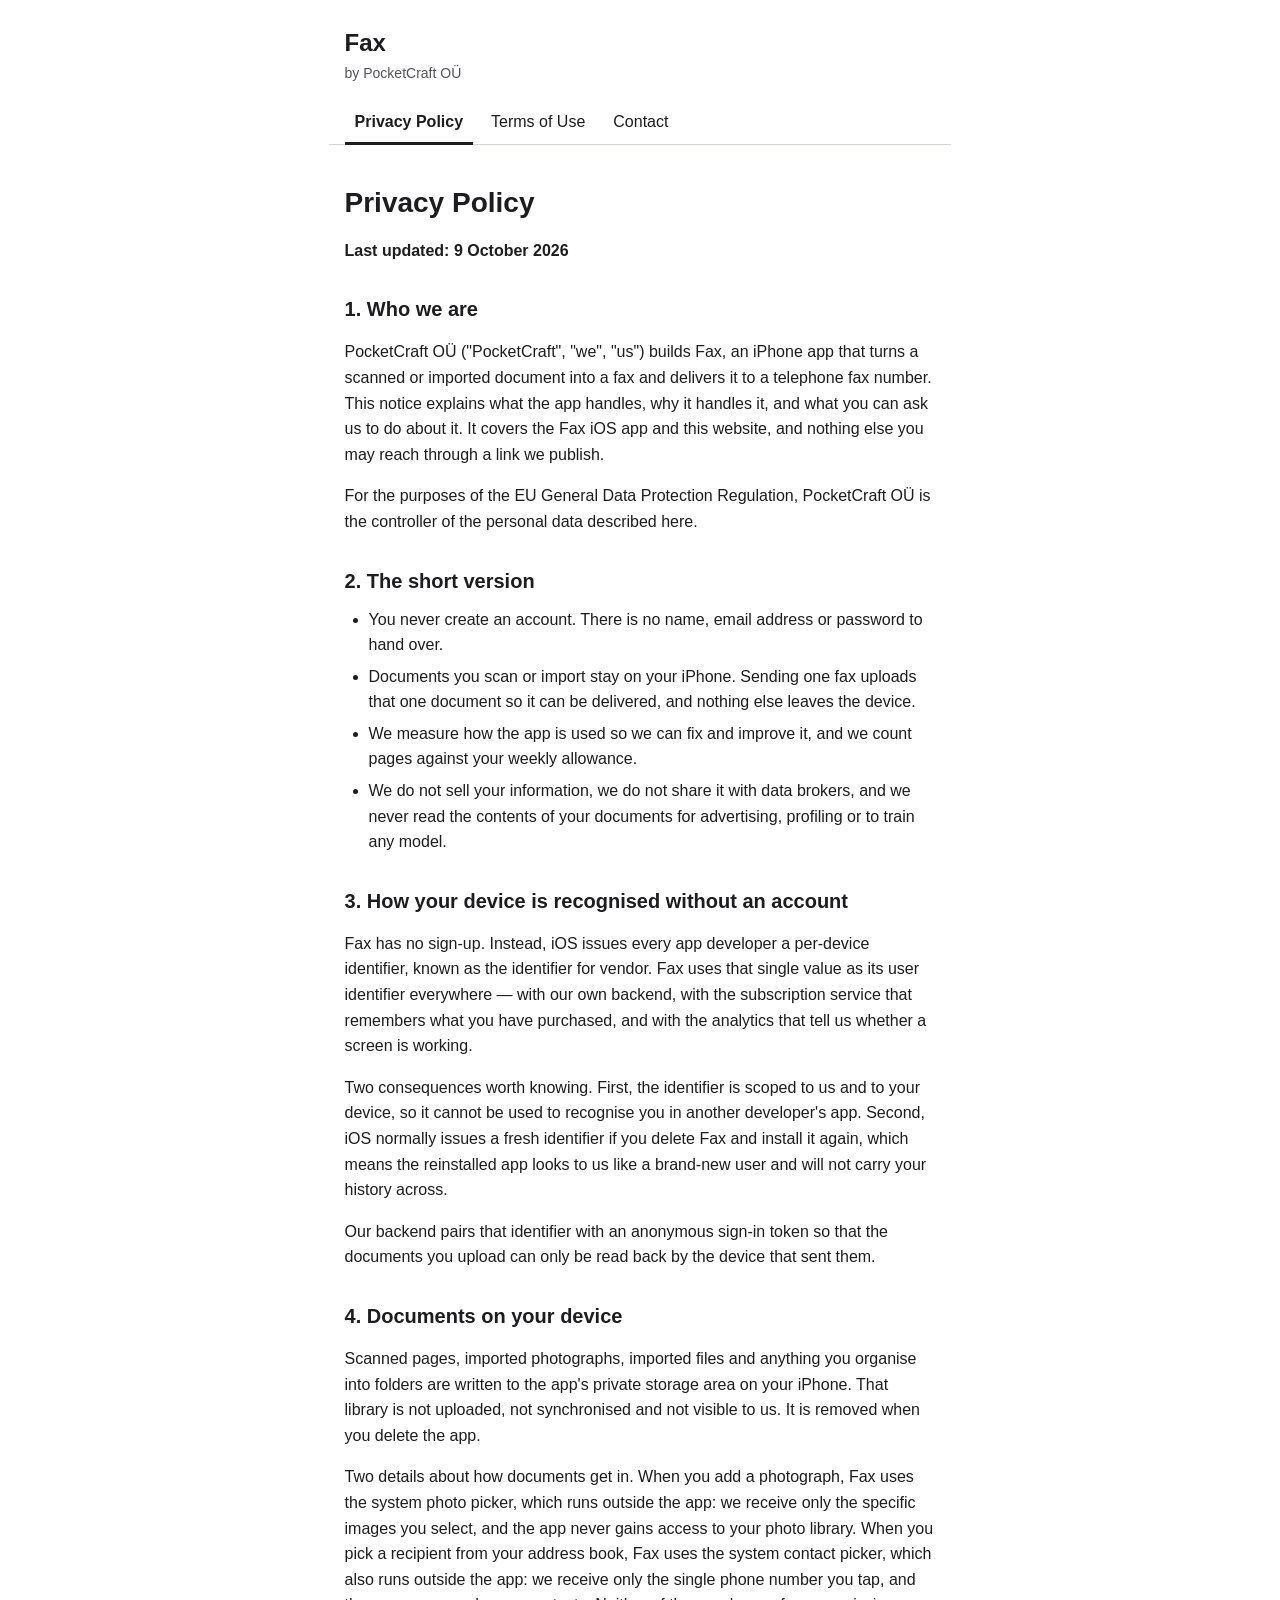
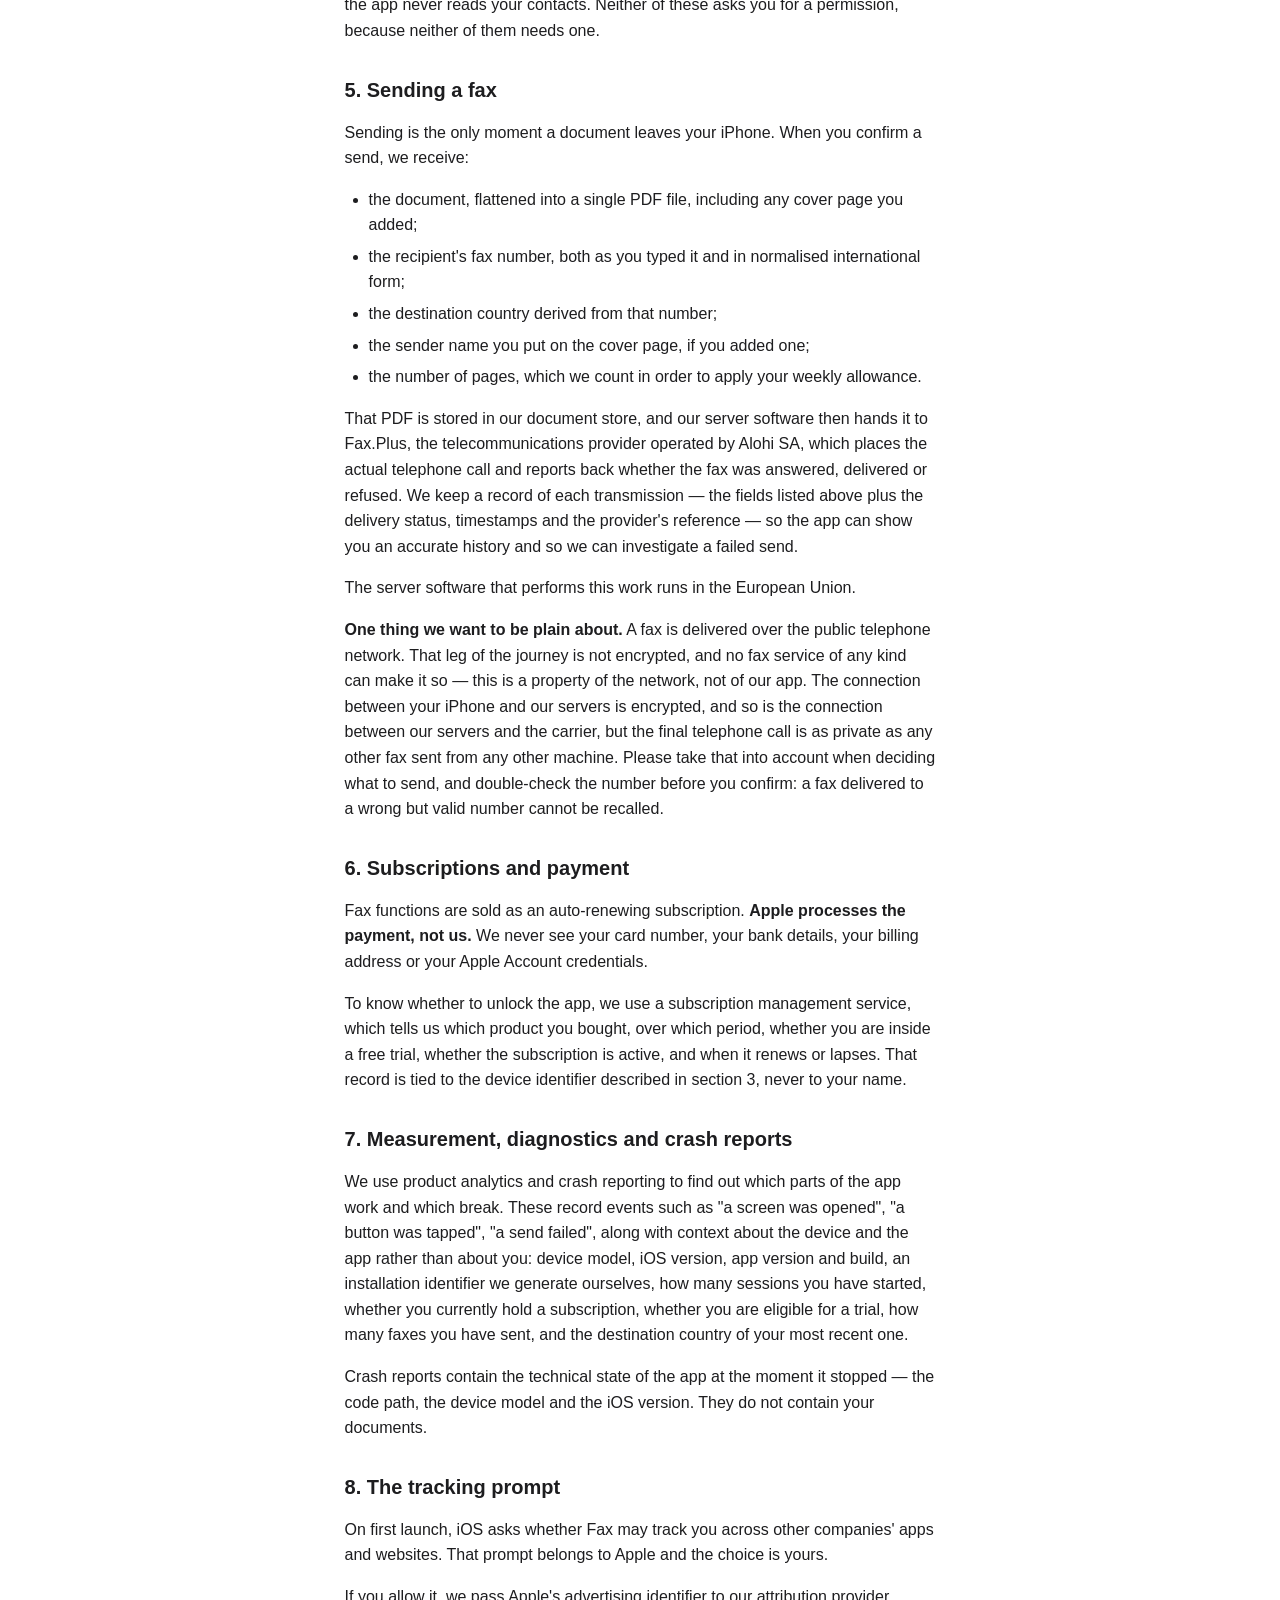
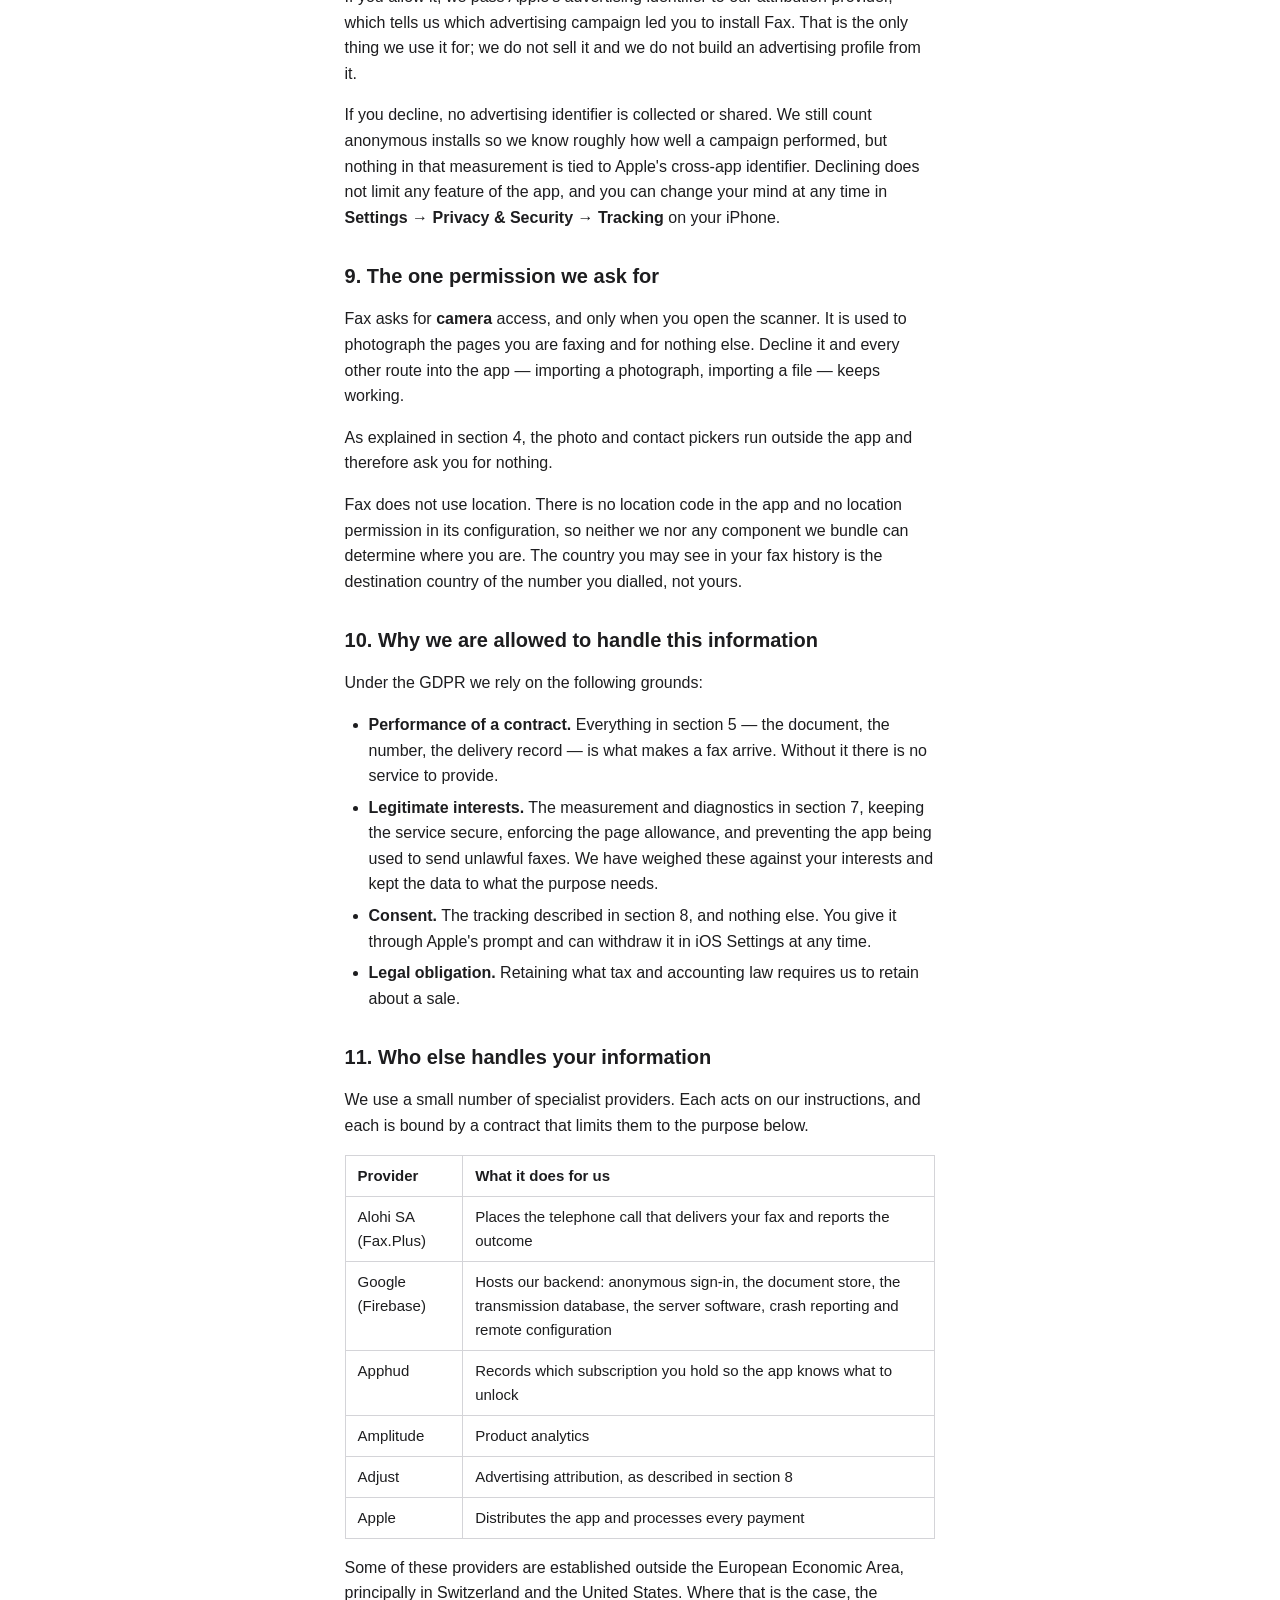
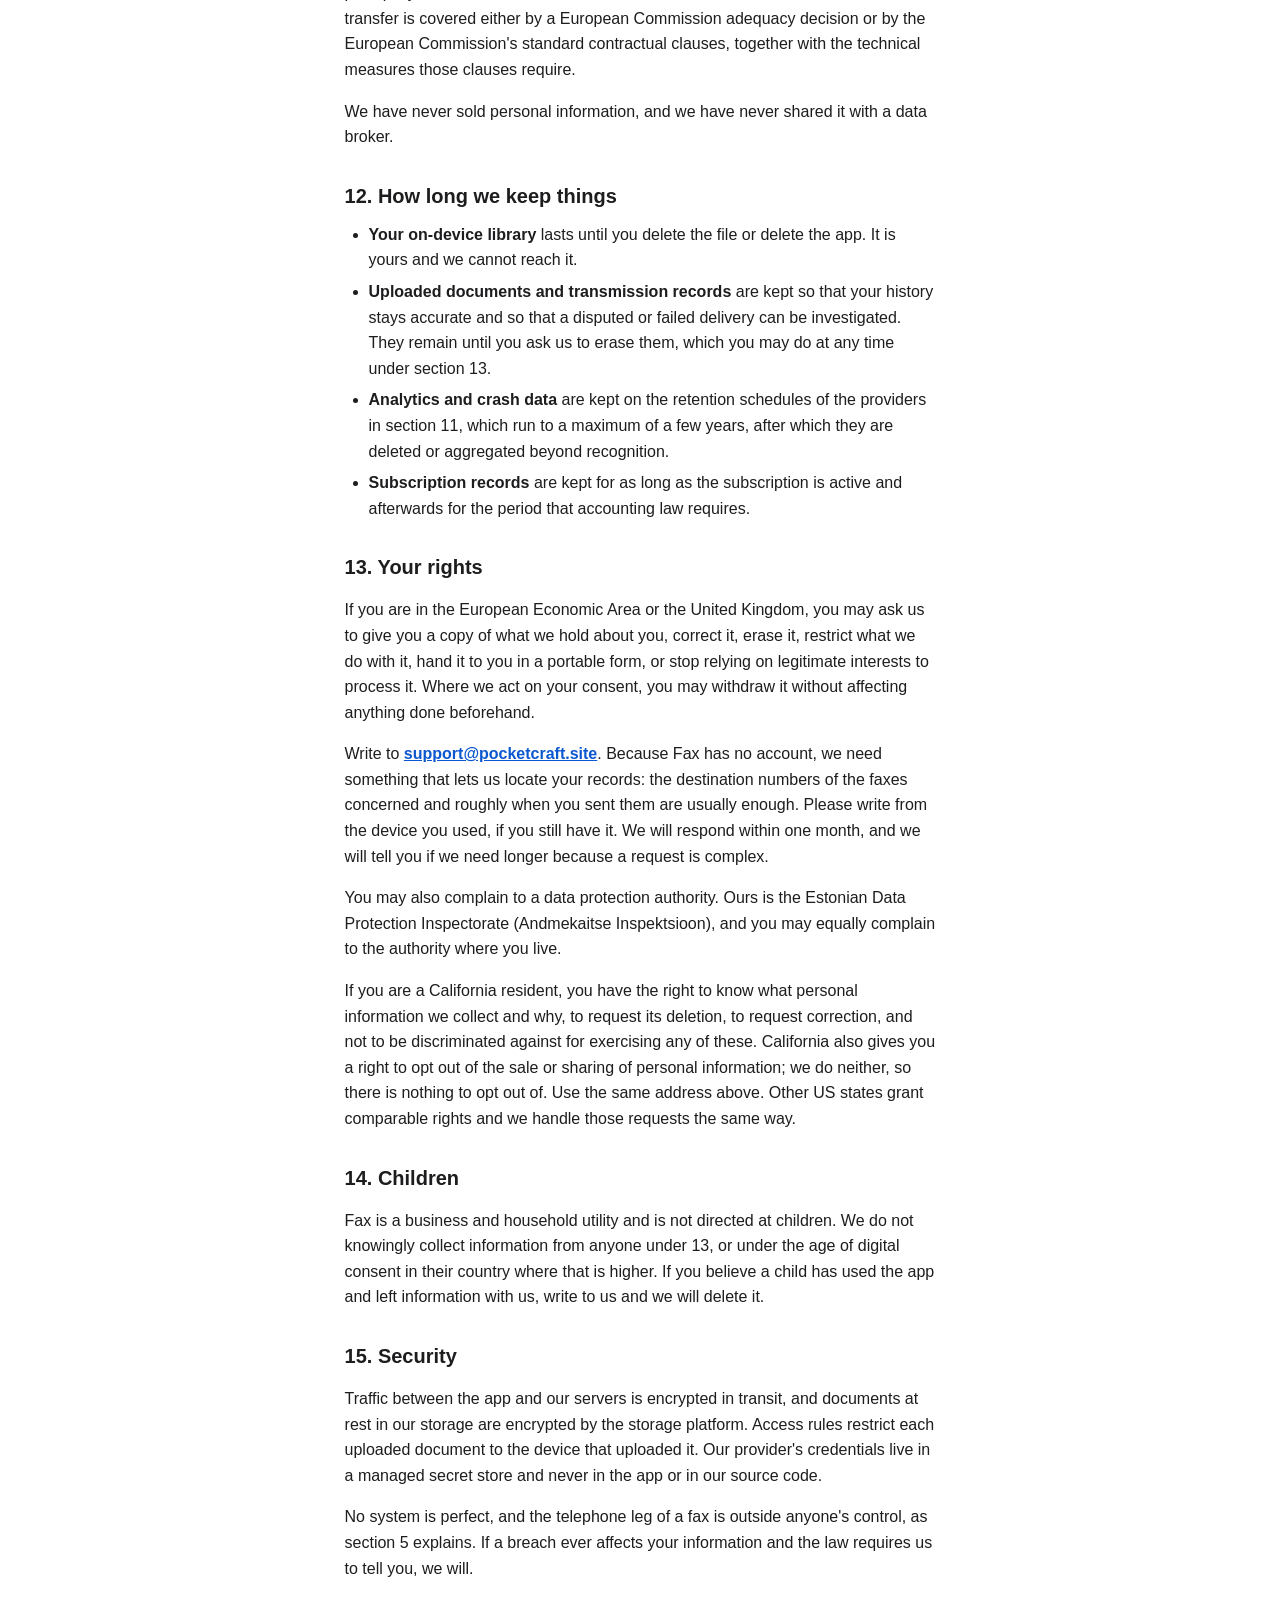
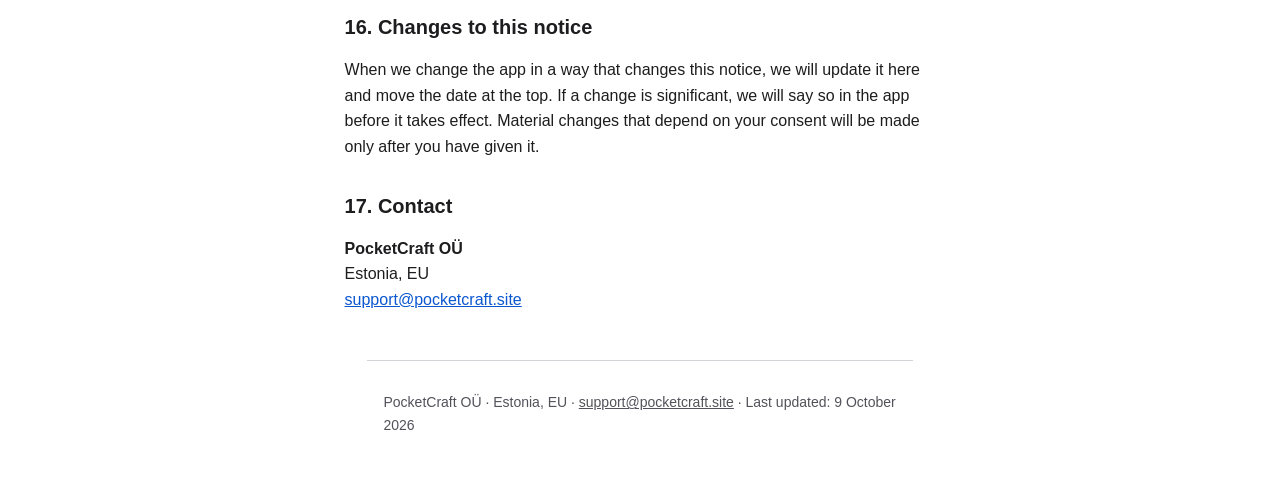
<file: index.html>
<!doctype html>
<html lang="en">
<head>
<meta charset="utf-8">
<meta name="viewport" content="width=device-width, initial-scale=1">
<meta http-equiv="refresh" content="0; url=/privacy-policy/">
<title>Fax by PocketCraft — Legal</title>
<meta name="description" content="Legal documents for the Fax iPhone app by PocketCraft OÜ.">
<link rel="stylesheet" href="/styles.css">
</head>
<body>
<main id="main">
  <p>Continue to the <a href="/privacy-policy/">Fax Privacy Policy</a>.</p>
</main>
</body>
</html>
</file>
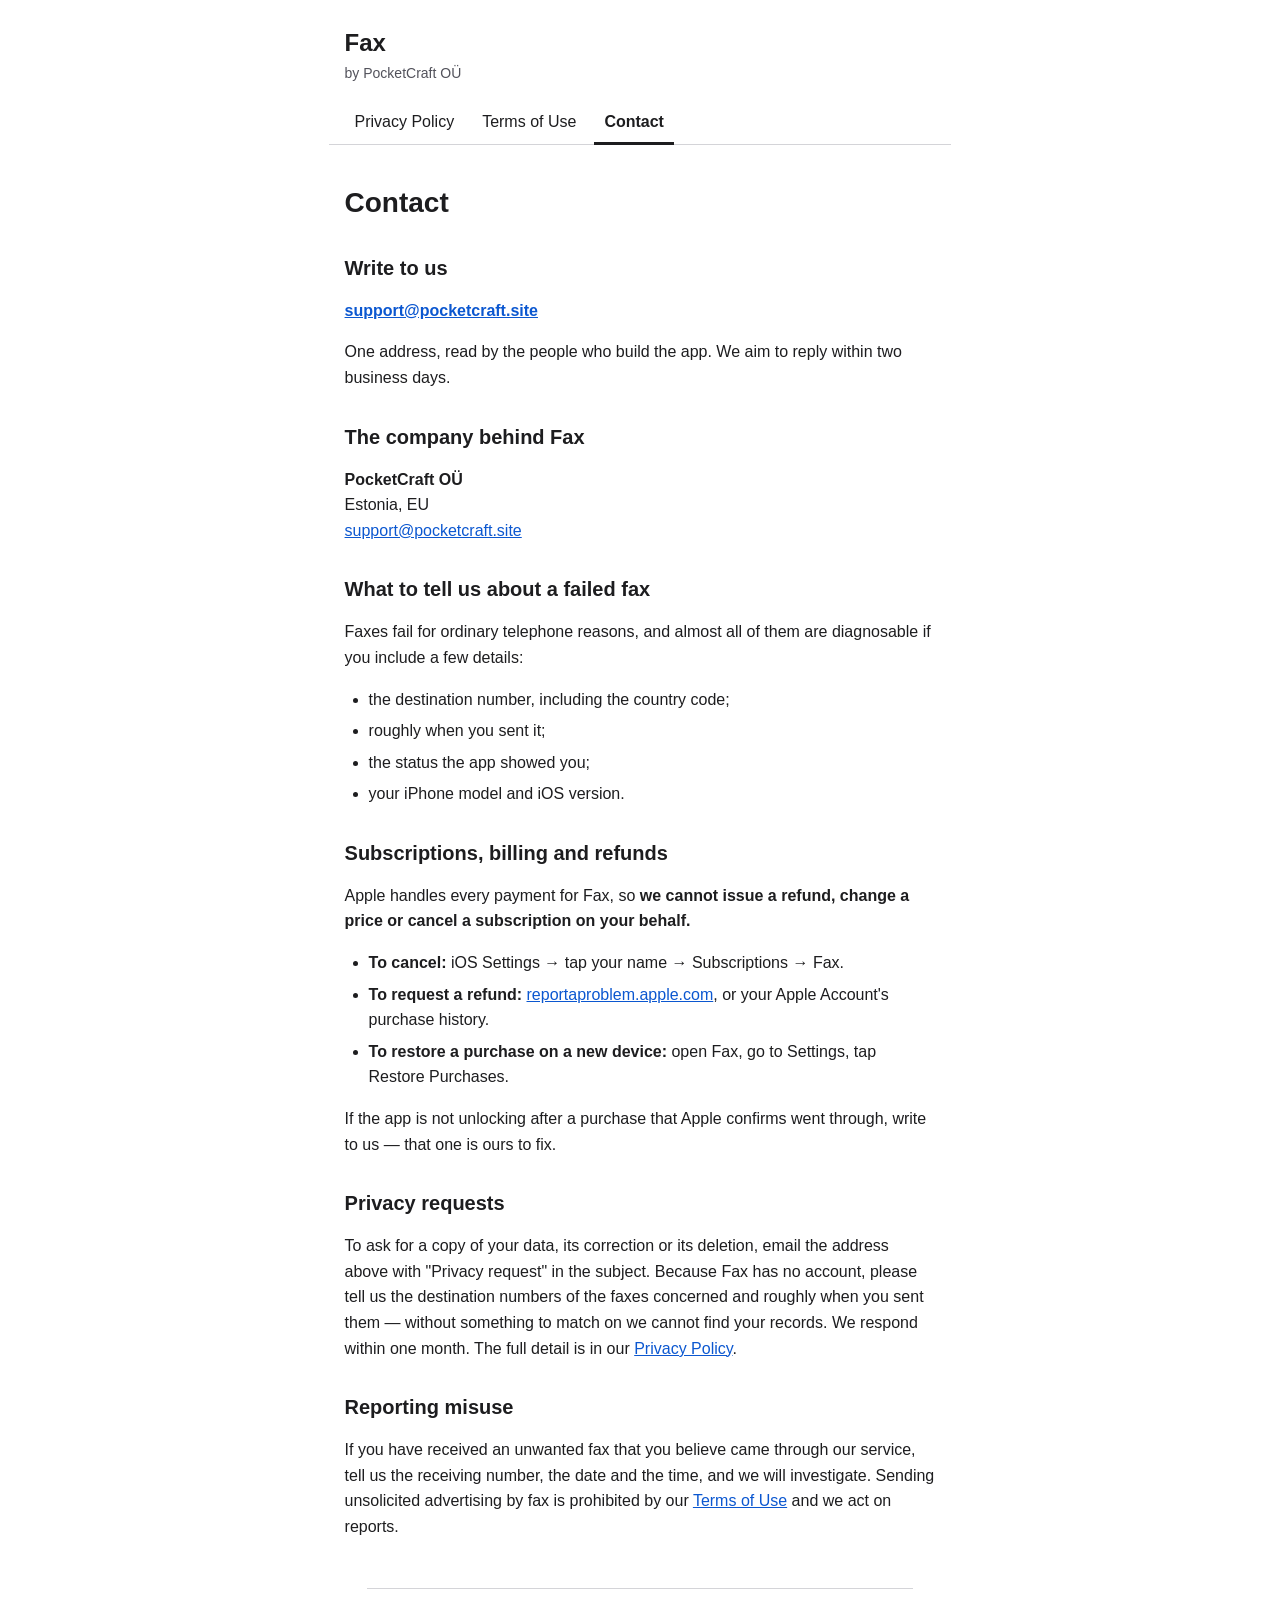
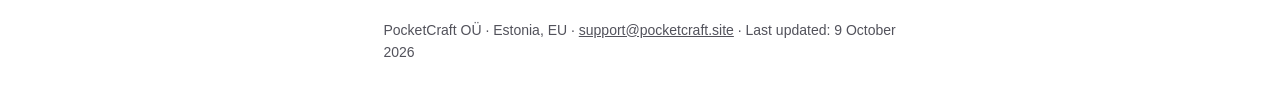
<file: contact/index.html>
<!doctype html>
<html lang="en">
<head>
<meta charset="utf-8">
<meta name="viewport" content="width=device-width, initial-scale=1">
<title>Contact — Fax by PocketCraft</title>
<meta name="description" content="How to reach PocketCraft OÜ, the company behind the Fax iPhone app: support, billing and refunds, privacy requests, and reporting misuse.">
<link rel="stylesheet" href="/styles.css">
</head>
<body>
<a class="skip-link" href="#main">Skip to content</a>
<header class="site-header">
  <p class="site-name">Fax</p>
  <p class="site-subtitle">by PocketCraft OÜ</p>
</header>
<nav class="tabs" aria-label="Site">
  <a href="/privacy-policy/">Privacy Policy</a>
  <a href="/terms-of-use/">Terms of Use</a>
  <a href="/contact/" aria-current="page">Contact</a>
</nav>
<main id="main">
  <h1>Contact</h1>

  <h2 id="write-to-us">Write to us</h2>
  <p><strong><a href="mailto:support@pocketcraft.site">support@pocketcraft.site</a></strong></p>
  <p>One address, read by the people who build the app. We aim to reply within two business days.</p>

  <h2 id="the-company">The company behind Fax</h2>
  <p><strong>PocketCraft OÜ</strong><br>
  Estonia, EU<br>
  <a href="mailto:support@pocketcraft.site">support@pocketcraft.site</a></p>

  <h2 id="failed-fax">What to tell us about a failed fax</h2>
  <p>Faxes fail for ordinary telephone reasons, and almost all of them are diagnosable if you include a
  few details:</p>
  <ul>
    <li>the destination number, including the country code;</li>
    <li>roughly when you sent it;</li>
    <li>the status the app showed you;</li>
    <li>your iPhone model and iOS version.</li>
  </ul>

  <h2 id="billing">Subscriptions, billing and refunds</h2>
  <p>Apple handles every payment for Fax, so <strong>we cannot issue a refund, change a price or cancel a
  subscription on your behalf.</strong></p>
  <ul>
    <li><strong>To cancel:</strong> iOS Settings → tap your name → Subscriptions → Fax.</li>
    <li><strong>To request a refund:</strong> <a href="https://reportaproblem.apple.com">reportaproblem.apple.com</a>, or your Apple Account's purchase history.</li>
    <li><strong>To restore a purchase on a new device:</strong> open Fax, go to Settings, tap Restore Purchases.</li>
  </ul>
  <p>If the app is not unlocking after a purchase that Apple confirms went through, write to us — that
  one is ours to fix.</p>

  <h2 id="privacy-requests">Privacy requests</h2>
  <p>To ask for a copy of your data, its correction or its deletion, email the address above with
  "Privacy request" in the subject. Because Fax has no account, please tell us the destination numbers
  of the faxes concerned and roughly when you sent them — without something to match on we cannot
  find your records. We respond within one month. The full detail is in our <a href="/privacy-policy/">Privacy Policy</a>.</p>

  <h2 id="reporting-misuse">Reporting misuse</h2>
  <p>If you have received an unwanted fax that you believe came through our service, tell us the
  receiving number, the date and the time, and we will investigate. Sending unsolicited advertising by
  fax is prohibited by our <a href="/terms-of-use/">Terms of Use</a> and we act on reports.</p>
</main>
<footer class="site-footer">
  <p>PocketCraft OÜ · Estonia, EU · <a href="mailto:support@pocketcraft.site">support@pocketcraft.site</a> · Last updated: 9 October 2026</p>
</footer>
</body>
</html>
</file>
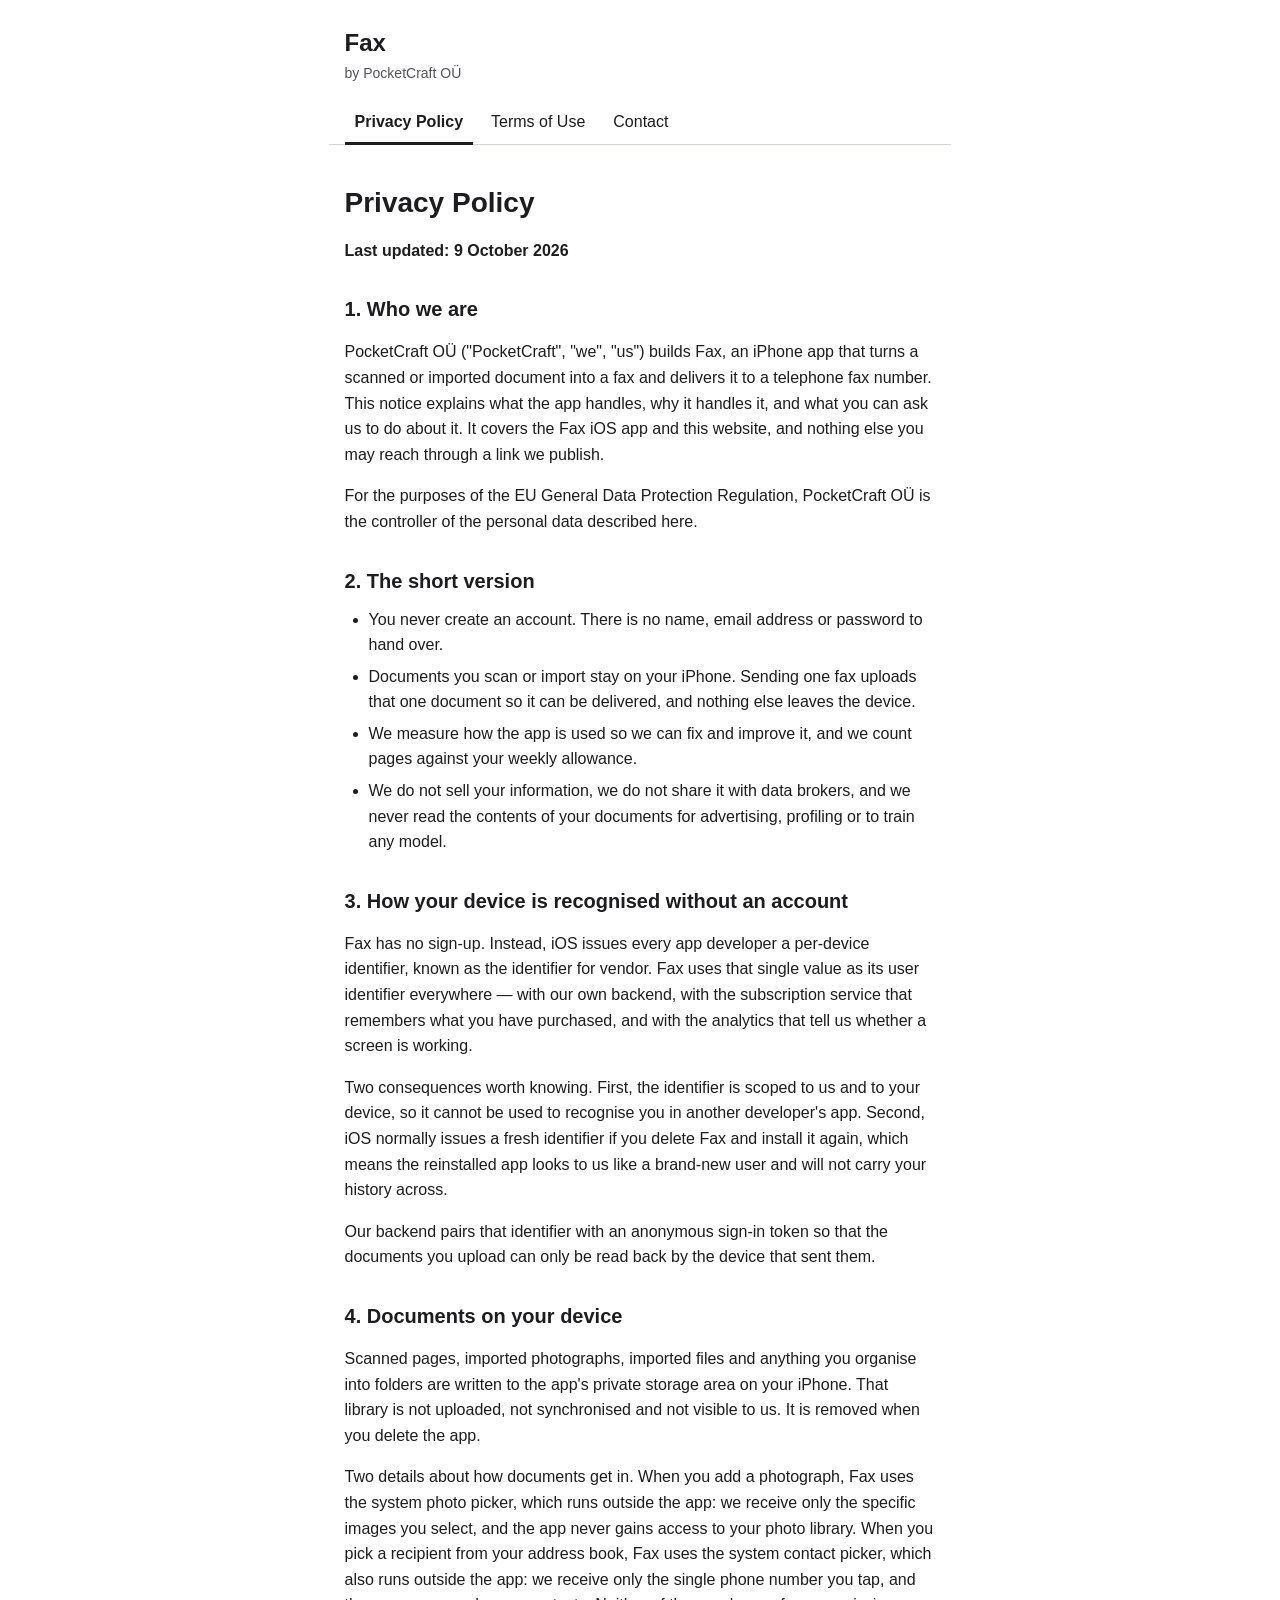
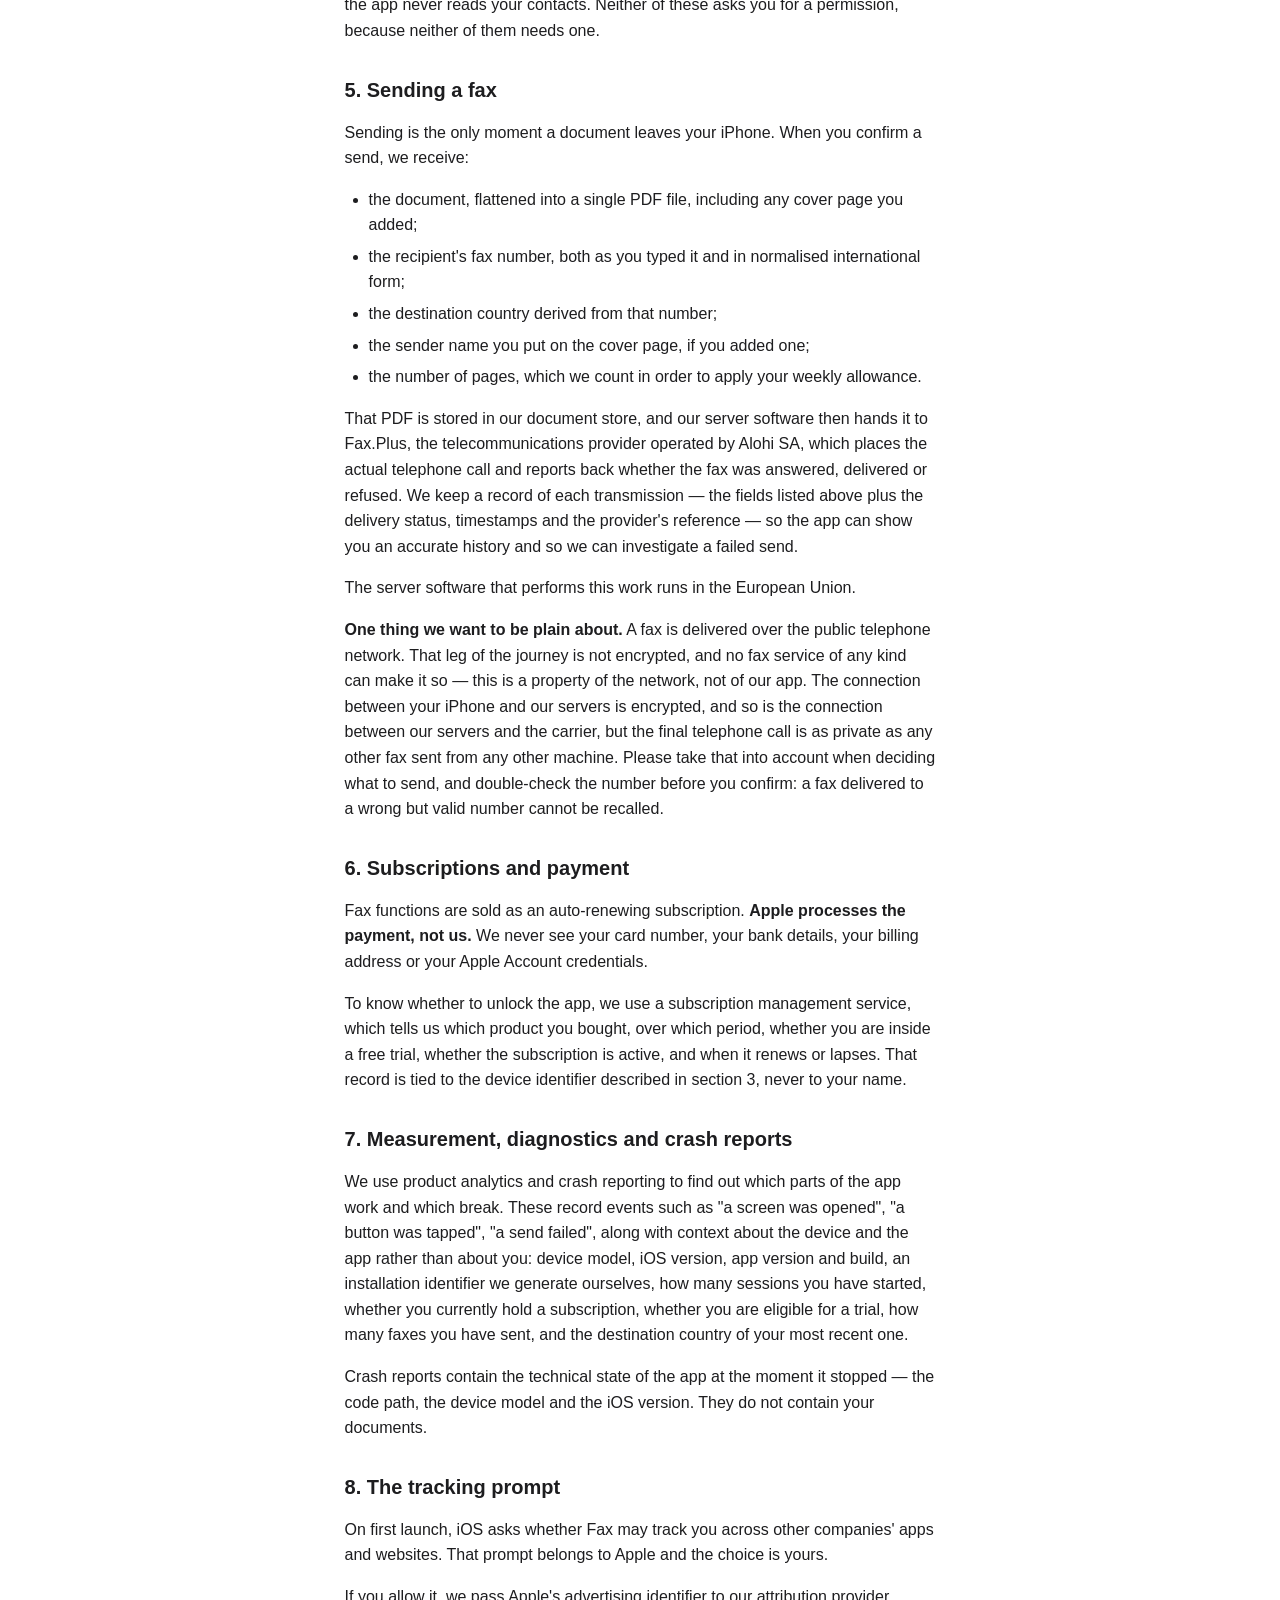
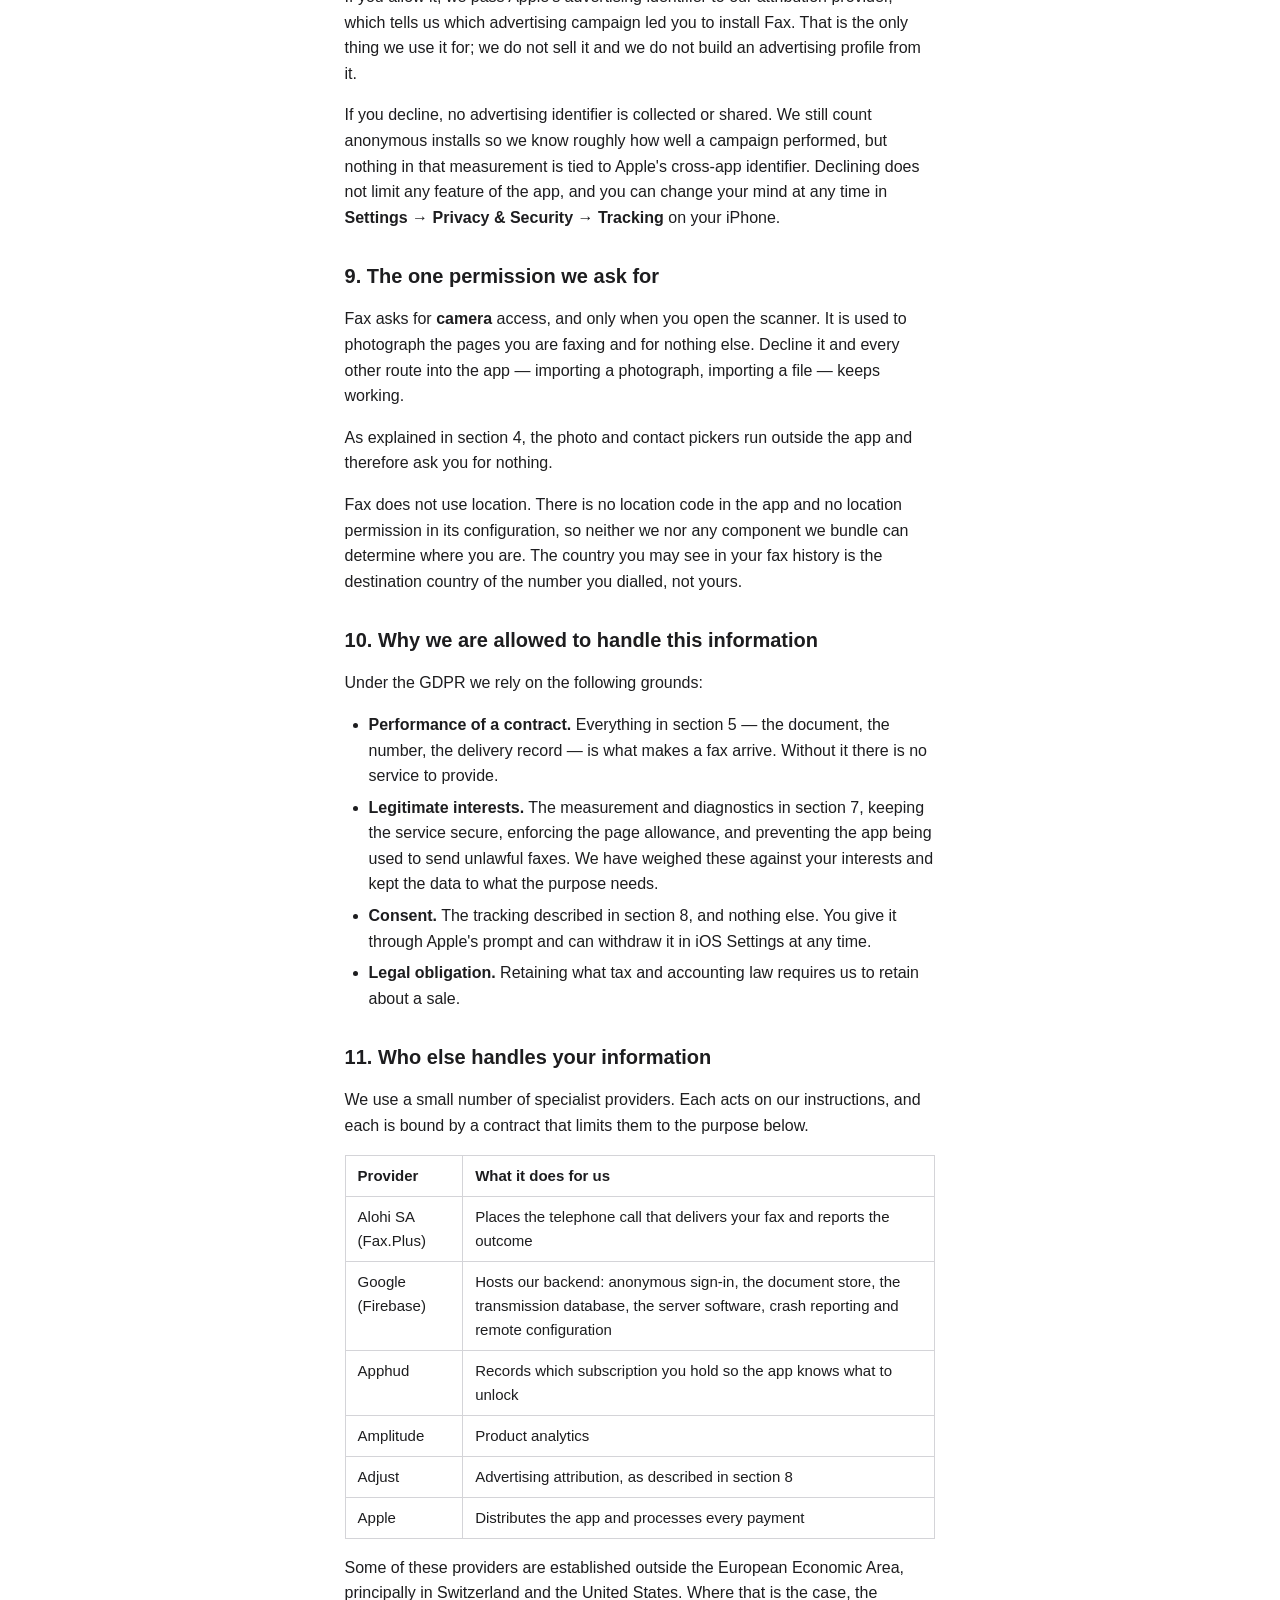
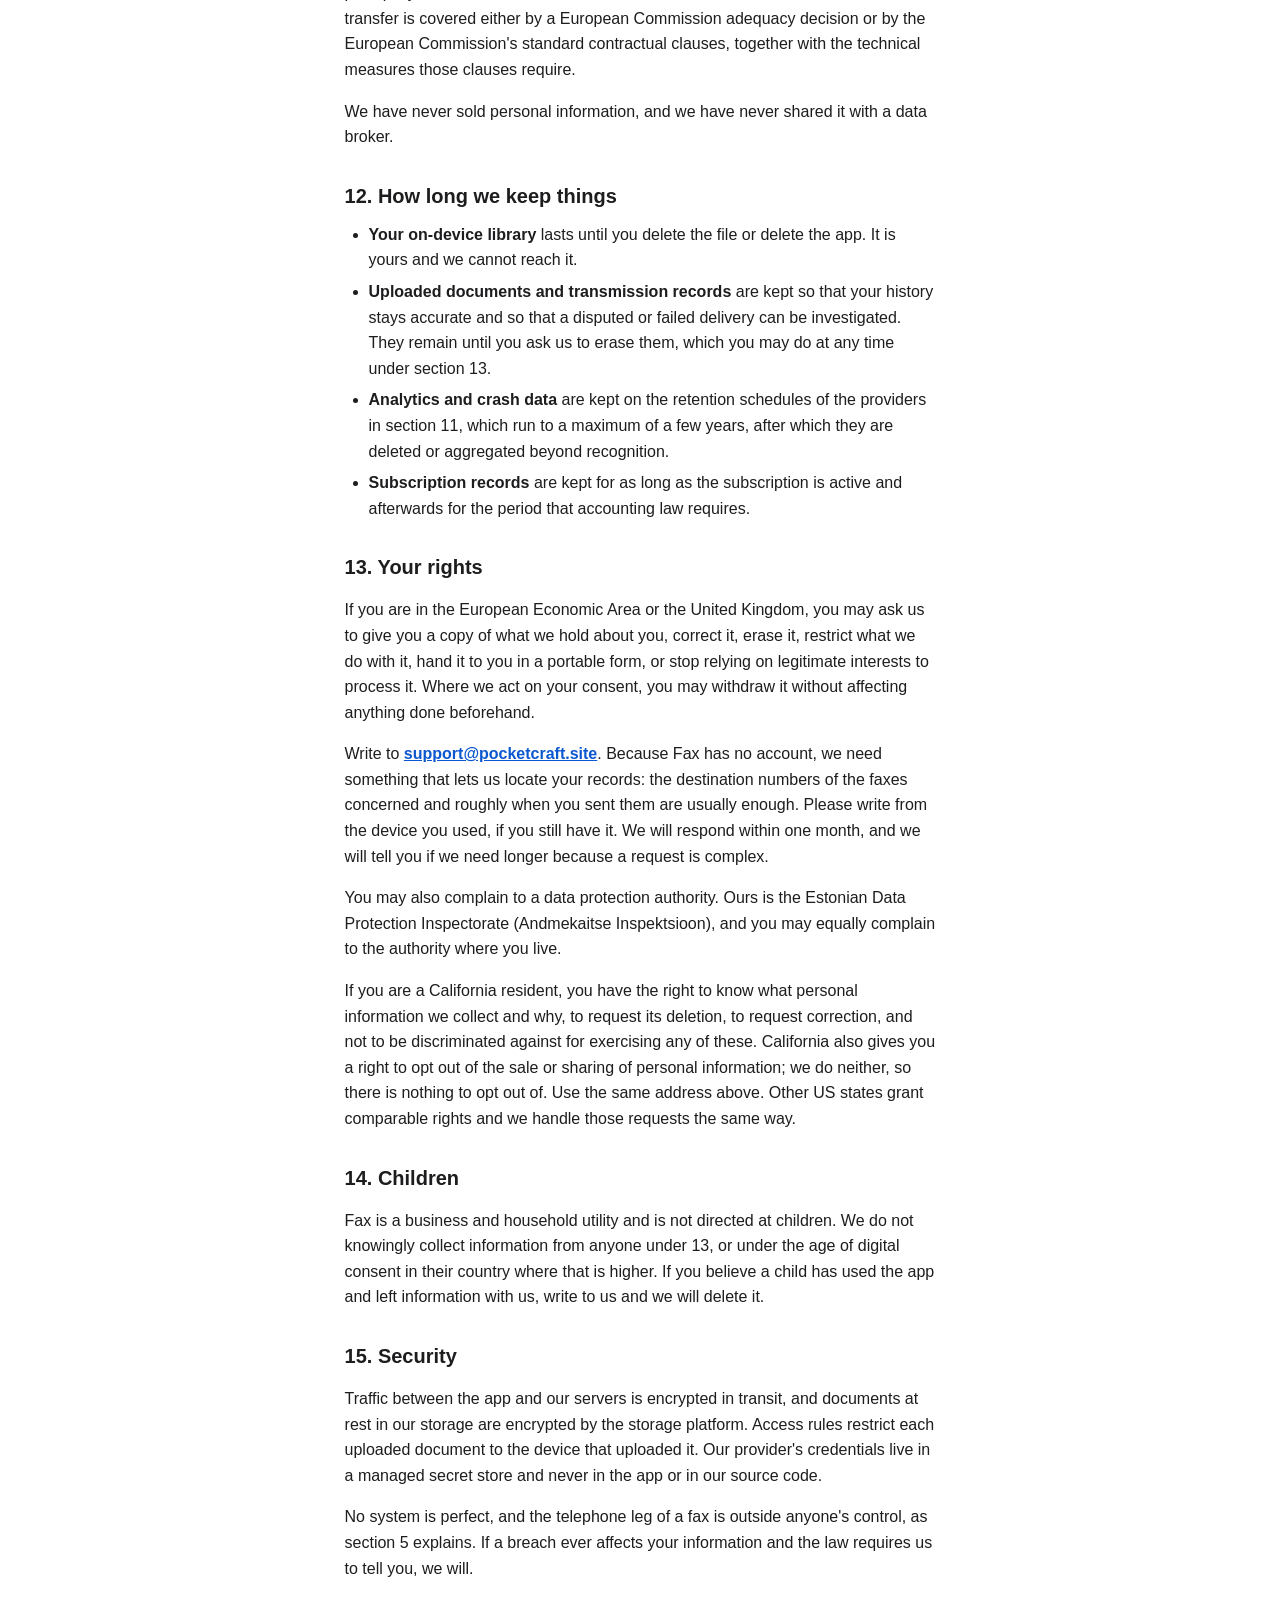
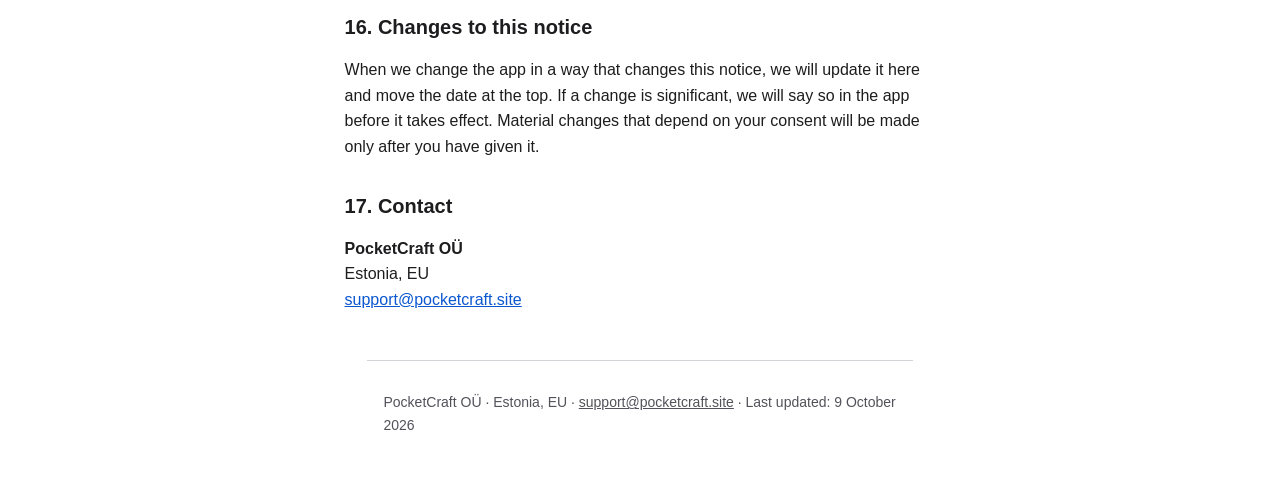
<file: privacy-policy/index.html>
<!doctype html>
<html lang="en">
<head>
<meta charset="utf-8">
<meta name="viewport" content="width=device-width, initial-scale=1">
<title>Privacy Policy — Fax by PocketCraft</title>
<meta name="description" content="How the Fax iPhone app by PocketCraft OÜ handles your documents and personal data: what leaves your device, who processes it, and your rights.">
<link rel="stylesheet" href="/styles.css">
</head>
<body>
<a class="skip-link" href="#main">Skip to content</a>
<header class="site-header">
  <p class="site-name">Fax</p>
  <p class="site-subtitle">by PocketCraft OÜ</p>
</header>
<nav class="tabs" aria-label="Site">
  <a href="/privacy-policy/" aria-current="page">Privacy Policy</a>
  <a href="/terms-of-use/">Terms of Use</a>
  <a href="/contact/">Contact</a>
</nav>
<main id="main">
  <h1>Privacy Policy</h1>
  <p><strong>Last updated: 9 October 2026</strong></p>

  <h2 id="who-we-are">1. Who we are</h2>
  <p>PocketCraft OÜ ("PocketCraft", "we", "us") builds Fax, an iPhone app that turns a scanned or
  imported document into a fax and delivers it to a telephone fax number. This notice explains what
  the app handles, why it handles it, and what you can ask us to do about it. It covers the Fax iOS
  app and this website, and nothing else you may reach through a link we publish.</p>
  <p>For the purposes of the EU General Data Protection Regulation, PocketCraft OÜ is the controller of
  the personal data described here.</p>

  <h2 id="the-short-version">2. The short version</h2>
  <ul>
    <li>You never create an account. There is no name, email address or password to hand over.</li>
    <li>Documents you scan or import stay on your iPhone. Sending one fax uploads that one document so it
    can be delivered, and nothing else leaves the device.</li>
    <li>We measure how the app is used so we can fix and improve it, and we count pages against your
    weekly allowance.</li>
    <li>We do not sell your information, we do not share it with data brokers, and we never read the
    contents of your documents for advertising, profiling or to train any model.</li>
  </ul>

  <h2 id="device-recognition">3. How your device is recognised without an account</h2>
  <p>Fax has no sign-up. Instead, iOS issues every app developer a per-device identifier, known as the
  identifier for vendor. Fax uses that single value as its user identifier everywhere — with our own
  backend, with the subscription service that remembers what you have purchased, and with the
  analytics that tell us whether a screen is working.</p>
  <p>Two consequences worth knowing. First, the identifier is scoped to us and to your device, so it
  cannot be used to recognise you in another developer's app. Second, iOS normally issues a fresh
  identifier if you delete Fax and install it again, which means the reinstalled app looks to us like
  a brand-new user and will not carry your history across.</p>
  <p>Our backend pairs that identifier with an anonymous sign-in token so that the documents you upload
  can only be read back by the device that sent them.</p>

  <h2 id="documents-on-your-device">4. Documents on your device</h2>
  <p>Scanned pages, imported photographs, imported files and anything you organise into folders are
  written to the app's private storage area on your iPhone. That library is not uploaded, not
  synchronised and not visible to us. It is removed when you delete the app.</p>
  <p>Two details about how documents get in. When you add a photograph, Fax uses the system photo
  picker, which runs outside the app: we receive only the specific images you select, and the app
  never gains access to your photo library. When you pick a recipient from your address book, Fax
  uses the system contact picker, which also runs outside the app: we receive only the single phone
  number you tap, and the app never reads your contacts. Neither of these asks you for a permission,
  because neither of them needs one.</p>

  <h2 id="sending-a-fax">5. Sending a fax</h2>
  <p>Sending is the only moment a document leaves your iPhone. When you confirm a send, we receive:</p>
  <ul>
    <li>the document, flattened into a single PDF file, including any cover page you added;</li>
    <li>the recipient's fax number, both as you typed it and in normalised international form;</li>
    <li>the destination country derived from that number;</li>
    <li>the sender name you put on the cover page, if you added one;</li>
    <li>the number of pages, which we count in order to apply your weekly allowance.</li>
  </ul>
  <p>That PDF is stored in our document store, and our server software then hands it to Fax.Plus, the
  telecommunications provider operated by Alohi SA, which places the actual telephone call and
  reports back whether the fax was answered, delivered or refused. We keep a record of each
  transmission — the fields listed above plus the delivery status, timestamps and the provider's
  reference — so the app can show you an accurate history and so we can investigate a failed send.</p>
  <p>The server software that performs this work runs in the European Union.</p>
  <p><strong>One thing we want to be plain about.</strong> A fax is delivered over the public telephone network. That
  leg of the journey is not encrypted, and no fax service of any kind can make it so — this is a
  property of the network, not of our app. The connection between your iPhone and our servers is
  encrypted, and so is the connection between our servers and the carrier, but the final telephone
  call is as private as any other fax sent from any other machine. Please take that into account when
  deciding what to send, and double-check the number before you confirm: a fax delivered to a wrong
  but valid number cannot be recalled.</p>

  <h2 id="subscriptions-and-payment">6. Subscriptions and payment</h2>
  <p>Fax functions are sold as an auto-renewing subscription. <strong>Apple processes the payment, not us.</strong> We
  never see your card number, your bank details, your billing address or your Apple Account
  credentials.</p>
  <p>To know whether to unlock the app, we use a subscription management service, which tells us which
  product you bought, over which period, whether you are inside a free trial, whether the subscription
  is active, and when it renews or lapses. That record is tied to the device identifier described in
  section 3, never to your name.</p>

  <h2 id="measurement-and-diagnostics">7. Measurement, diagnostics and crash reports</h2>
  <p>We use product analytics and crash reporting to find out which parts of the app work and which
  break. These record events such as "a screen was opened", "a button was tapped", "a send failed",
  along with context about the device and the app rather than about you: device model, iOS version,
  app version and build, an installation identifier we generate ourselves, how many sessions you have
  started, whether you currently hold a subscription, whether you are eligible for a trial, how many
  faxes you have sent, and the destination country of your most recent one.</p>
  <p>Crash reports contain the technical state of the app at the moment it stopped — the code path, the
  device model and the iOS version. They do not contain your documents.</p>

  <h2 id="the-tracking-prompt">8. The tracking prompt</h2>
  <p>On first launch, iOS asks whether Fax may track you across other companies' apps and websites. That
  prompt belongs to Apple and the choice is yours.</p>
  <p>If you allow it, we pass Apple's advertising identifier to our attribution provider, which tells us
  which advertising campaign led you to install Fax. That is the only thing we use it for; we do not
  sell it and we do not build an advertising profile from it.</p>
  <p>If you decline, no advertising identifier is collected or shared. We still count anonymous installs
  so we know roughly how well a campaign performed, but nothing in that measurement is tied to Apple's
  cross-app identifier. Declining does not limit any feature of the app, and you can change your mind
  at any time in <strong>Settings → Privacy &amp; Security → Tracking</strong> on your iPhone.</p>

  <h2 id="permissions">9. The one permission we ask for</h2>
  <p>Fax asks for <strong>camera</strong> access, and only when you open the scanner. It is used to photograph the
  pages you are faxing and for nothing else. Decline it and every other route into the app —
  importing a photograph, importing a file — keeps working.</p>
  <p>As explained in section 4, the photo and contact pickers run outside the app and therefore ask you
  for nothing.</p>
  <p>Fax does not use location. There is no location code in the app and no location permission in its
  configuration, so neither we nor any component we bundle can determine where you are. The country
  you may see in your fax history is the destination country of the number you dialled, not yours.</p>

  <h2 id="legal-grounds">10. Why we are allowed to handle this information</h2>
  <p>Under the GDPR we rely on the following grounds:</p>
  <ul>
    <li><strong>Performance of a contract.</strong> Everything in section 5 — the document, the number, the delivery
    record — is what makes a fax arrive. Without it there is no service to provide.</li>
    <li><strong>Legitimate interests.</strong> The measurement and diagnostics in section 7, keeping the service
    secure, enforcing the page allowance, and preventing the app being used to send unlawful faxes. We
    have weighed these against your interests and kept the data to what the purpose needs.</li>
    <li><strong>Consent.</strong> The tracking described in section 8, and nothing else. You give it through Apple's
    prompt and can withdraw it in iOS Settings at any time.</li>
    <li><strong>Legal obligation.</strong> Retaining what tax and accounting law requires us to retain about a sale.</li>
  </ul>

  <h2 id="processors">11. Who else handles your information</h2>
  <p>We use a small number of specialist providers. Each acts on our instructions, and each is bound by a
  contract that limits them to the purpose below.</p>
  <div class="table-scroll">
    <table>
      <thead>
        <tr>
          <th scope="col">Provider</th>
          <th scope="col">What it does for us</th>
        </tr>
      </thead>
      <tbody>
        <tr>
          <td>Alohi SA (Fax.Plus)</td>
          <td>Places the telephone call that delivers your fax and reports the outcome</td>
        </tr>
        <tr>
          <td>Google (Firebase)</td>
          <td>Hosts our backend: anonymous sign-in, the document store, the transmission database, the server software, crash reporting and remote configuration</td>
        </tr>
        <tr>
          <td>Apphud</td>
          <td>Records which subscription you hold so the app knows what to unlock</td>
        </tr>
        <tr>
          <td>Amplitude</td>
          <td>Product analytics</td>
        </tr>
        <tr>
          <td>Adjust</td>
          <td>Advertising attribution, as described in section 8</td>
        </tr>
        <tr>
          <td>Apple</td>
          <td>Distributes the app and processes every payment</td>
        </tr>
      </tbody>
    </table>
  </div>
  <p>Some of these providers are established outside the European Economic Area, principally in
  Switzerland and the United States. Where that is the case, the transfer is covered either by a
  European Commission adequacy decision or by the European Commission's standard contractual clauses,
  together with the technical measures those clauses require.</p>
  <p>We have never sold personal information, and we have never shared it with a data broker.</p>

  <h2 id="retention">12. How long we keep things</h2>
  <ul>
    <li><strong>Your on-device library</strong> lasts until you delete the file or delete the app. It is yours and we
    cannot reach it.</li>
    <li><strong>Uploaded documents and transmission records</strong> are kept so that your history stays accurate and
    so that a disputed or failed delivery can be investigated. They remain until you ask us to erase
    them, which you may do at any time under section 13.</li>
    <li><strong>Analytics and crash data</strong> are kept on the retention schedules of the providers in section 11,
    which run to a maximum of a few years, after which they are deleted or aggregated beyond
    recognition.</li>
    <li><strong>Subscription records</strong> are kept for as long as the subscription is active and afterwards for the
    period that accounting law requires.</li>
  </ul>

  <h2 id="your-rights">13. Your rights</h2>
  <p>If you are in the European Economic Area or the United Kingdom, you may ask us to give you a copy of
  what we hold about you, correct it, erase it, restrict what we do with it, hand it to you in a
  portable form, or stop relying on legitimate interests to process it. Where we act on your consent,
  you may withdraw it without affecting anything done beforehand.</p>
  <p>Write to <strong><a href="mailto:support@pocketcraft.site">support@pocketcraft.site</a></strong>. Because Fax has no account, we need something that lets us
  locate your records: the destination numbers of the faxes concerned and roughly when you sent them
  are usually enough. Please write from the device you used, if you still have it. We will respond
  within one month, and we will tell you if we need longer because a request is complex.</p>
  <p>You may also complain to a data protection authority. Ours is the Estonian Data Protection
  Inspectorate (Andmekaitse Inspektsioon), and you may equally complain to the authority where you
  live.</p>
  <p>If you are a California resident, you have the right to know what personal information we collect
  and why, to request its deletion, to request correction, and not to be discriminated against for
  exercising any of these. California also gives you a right to opt out of the sale or sharing of
  personal information; we do neither, so there is nothing to opt out of. Use the same address above.
  Other US states grant comparable rights and we handle those requests the same way.</p>

  <h2 id="children">14. Children</h2>
  <p>Fax is a business and household utility and is not directed at children. We do not knowingly collect
  information from anyone under 13, or under the age of digital consent in their country where that is
  higher. If you believe a child has used the app and left information with us, write to us and we
  will delete it.</p>

  <h2 id="security">15. Security</h2>
  <p>Traffic between the app and our servers is encrypted in transit, and documents at rest in our
  storage are encrypted by the storage platform. Access rules restrict each uploaded document to the
  device that uploaded it. Our provider's credentials live in a managed secret store and never in the
  app or in our source code.</p>
  <p>No system is perfect, and the telephone leg of a fax is outside anyone's control, as section 5
  explains. If a breach ever affects your information and the law requires us to tell you, we will.</p>

  <h2 id="changes">16. Changes to this notice</h2>
  <p>When we change the app in a way that changes this notice, we will update it here and move the date
  at the top. If a change is significant, we will say so in the app before it takes effect. Material
  changes that depend on your consent will be made only after you have given it.</p>

  <h2 id="contact">17. Contact</h2>
  <p><strong>PocketCraft OÜ</strong><br>
  Estonia, EU<br>
  <a href="mailto:support@pocketcraft.site">support@pocketcraft.site</a></p>
</main>
<footer class="site-footer">
  <p>PocketCraft OÜ · Estonia, EU · <a href="mailto:support@pocketcraft.site">support@pocketcraft.site</a> · Last updated: 9 October 2026</p>
</footer>
</body>
</html>
</file>
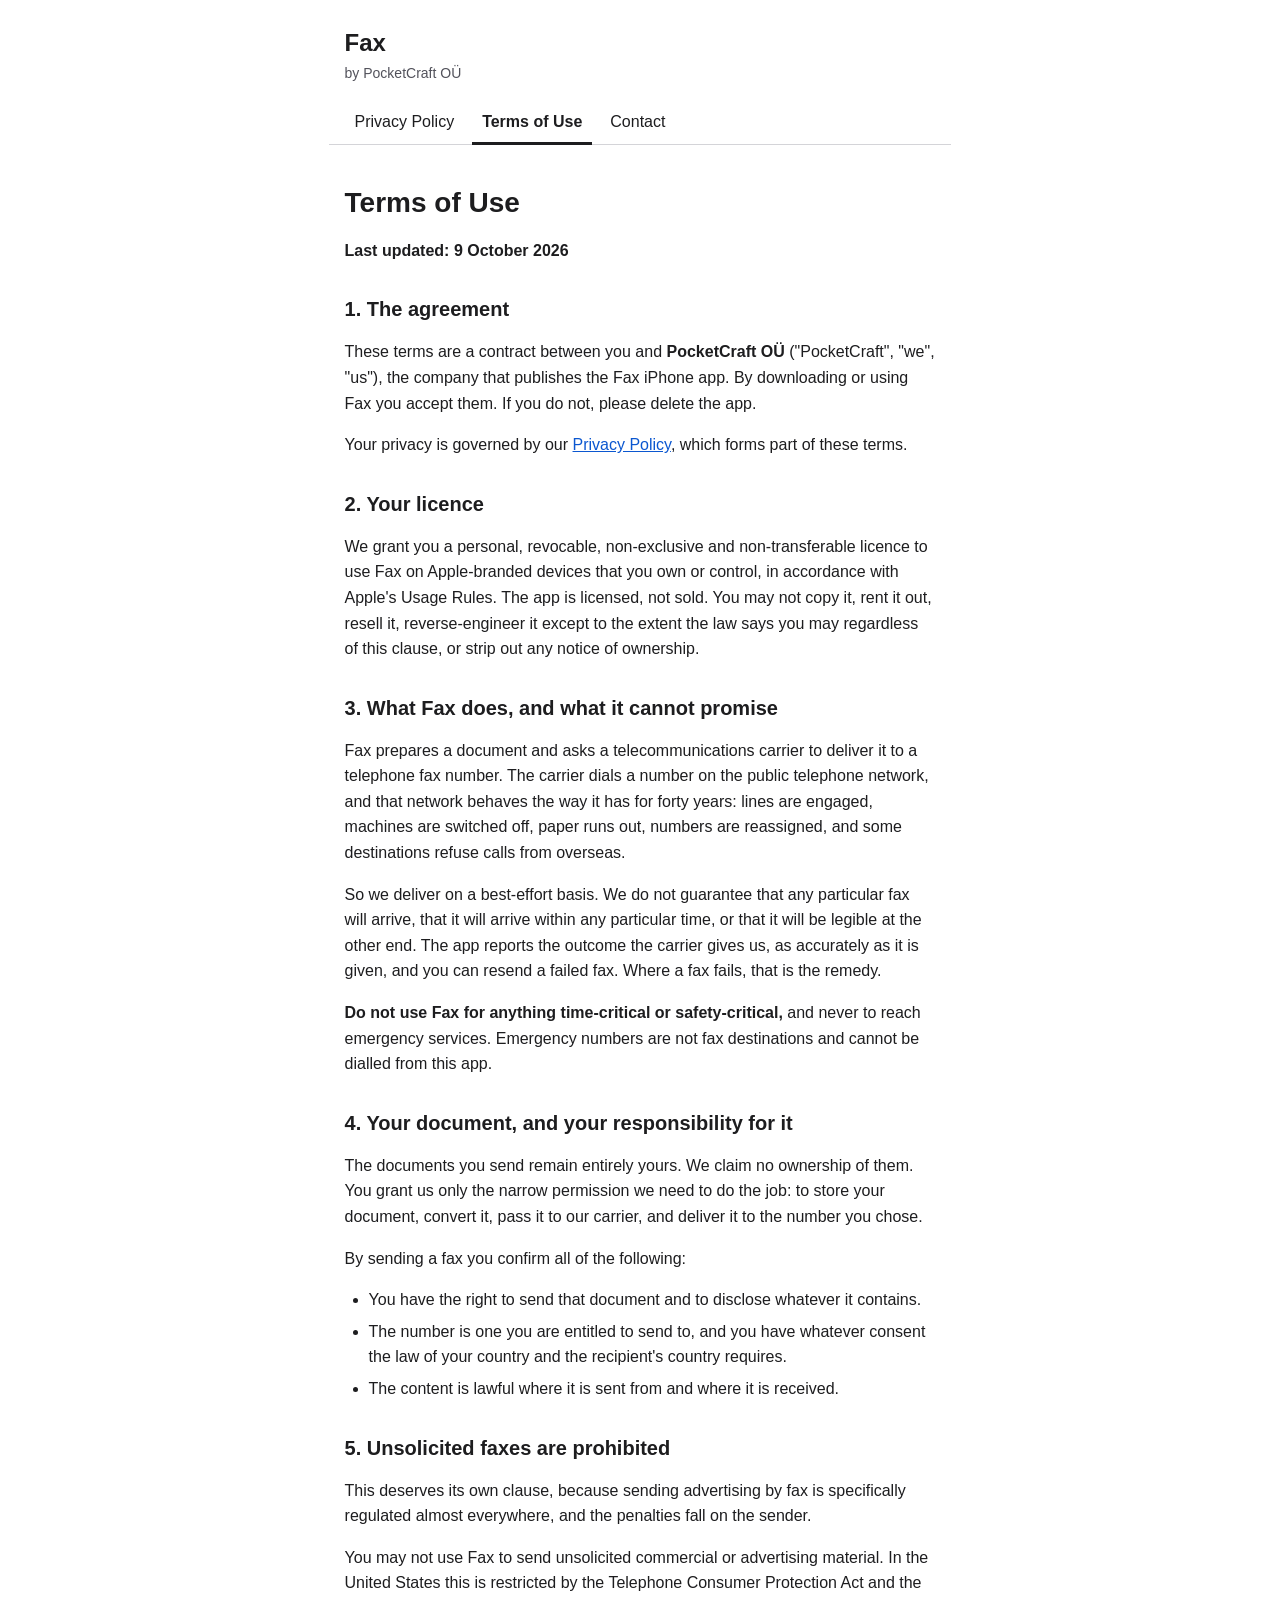
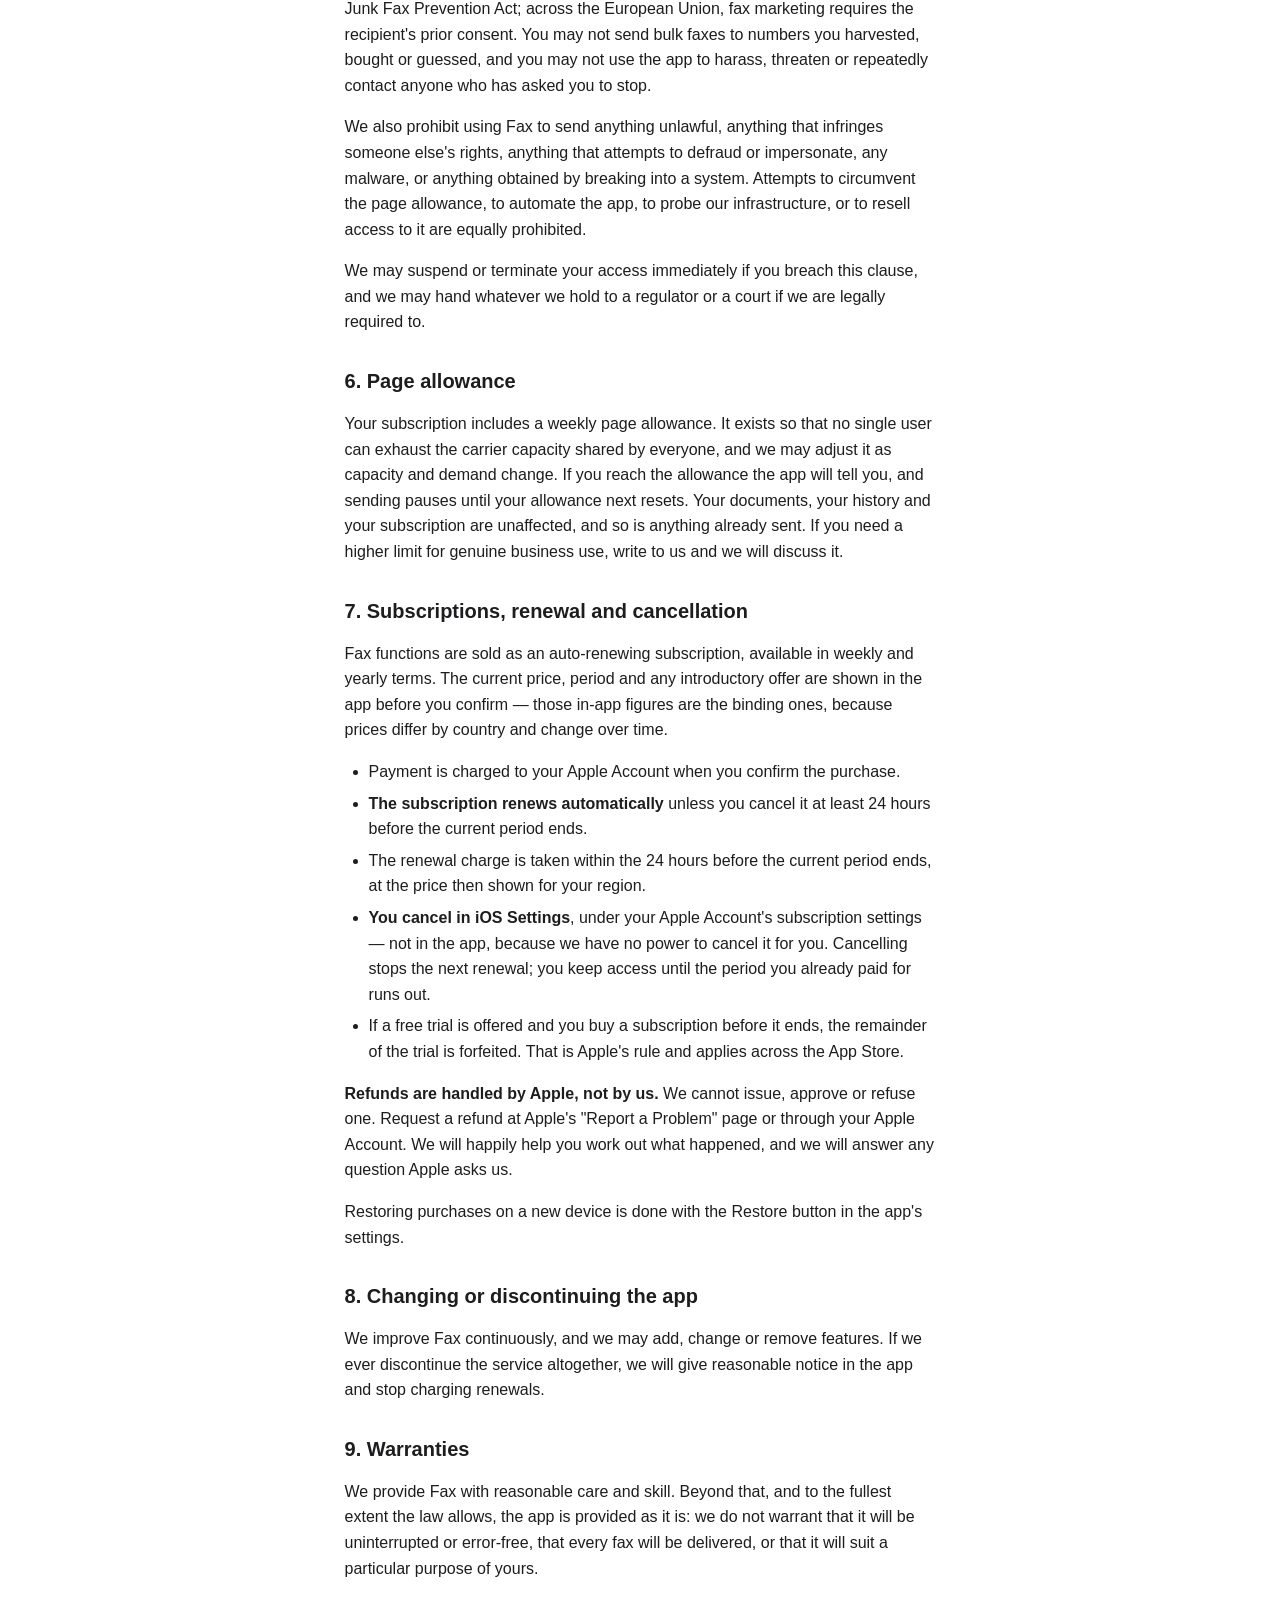
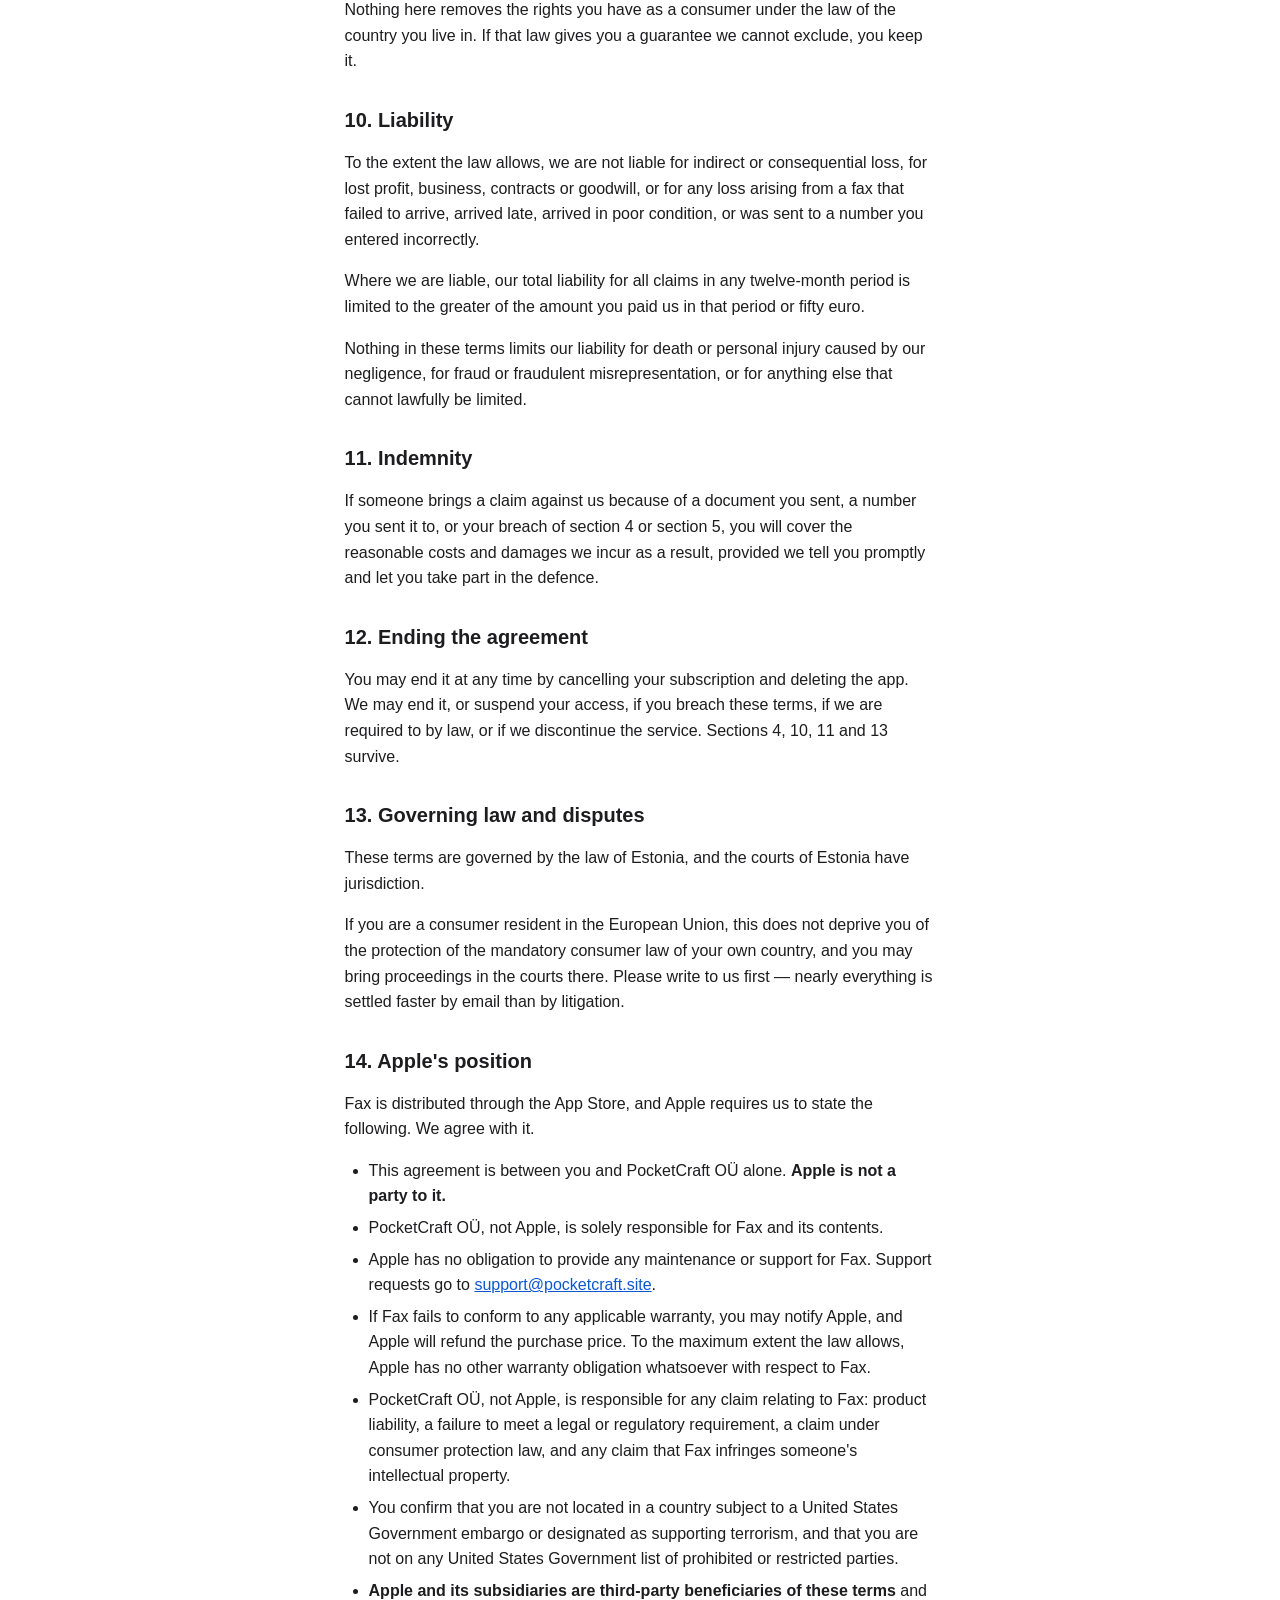
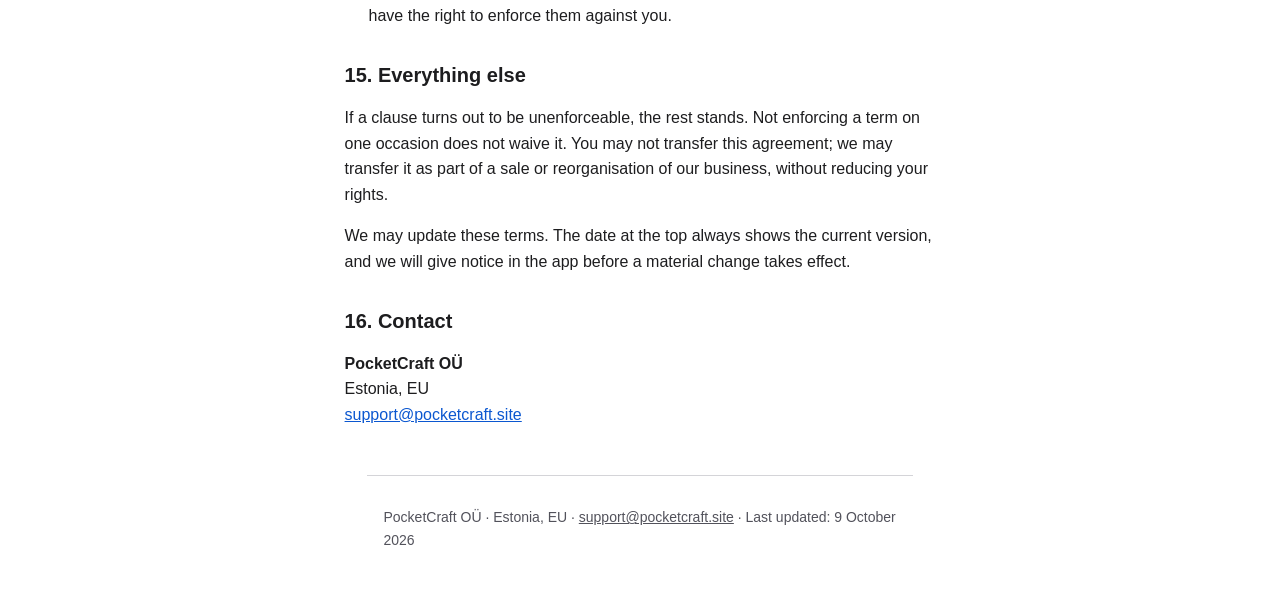
<file: terms-of-use/index.html>
<!doctype html>
<html lang="en">
<head>
<meta charset="utf-8">
<meta name="viewport" content="width=device-width, initial-scale=1">
<title>Terms of Use — Fax by PocketCraft</title>
<meta name="description" content="The terms of use for the Fax iPhone app by PocketCraft OÜ: your licence, subscriptions and renewal, acceptable use, and liability.">
<link rel="stylesheet" href="/styles.css">
</head>
<body>
<a class="skip-link" href="#main">Skip to content</a>
<header class="site-header">
  <p class="site-name">Fax</p>
  <p class="site-subtitle">by PocketCraft OÜ</p>
</header>
<nav class="tabs" aria-label="Site">
  <a href="/privacy-policy/">Privacy Policy</a>
  <a href="/terms-of-use/" aria-current="page">Terms of Use</a>
  <a href="/contact/">Contact</a>
</nav>
<main id="main">
  <h1>Terms of Use</h1>
  <p><strong>Last updated: 9 October 2026</strong></p>

  <h2 id="the-agreement">1. The agreement</h2>
  <p>These terms are a contract between you and <strong>PocketCraft OÜ</strong> ("PocketCraft", "we", "us"), the
  company that publishes the Fax iPhone app. By downloading or using Fax you accept them. If you do
  not, please delete the app.</p>
  <p>Your privacy is governed by our <a href="/privacy-policy/">Privacy Policy</a>, which forms part of these terms.</p>

  <h2 id="your-licence">2. Your licence</h2>
  <p>We grant you a personal, revocable, non-exclusive and non-transferable licence to use Fax on
  Apple-branded devices that you own or control, in accordance with Apple's Usage Rules. The app is
  licensed, not sold. You may not copy it, rent it out, resell it, reverse-engineer it except to the
  extent the law says you may regardless of this clause, or strip out any notice of ownership.</p>

  <h2 id="what-fax-does">3. What Fax does, and what it cannot promise</h2>
  <p>Fax prepares a document and asks a telecommunications carrier to deliver it to a telephone fax
  number. The carrier dials a number on the public telephone network, and that network behaves the way
  it has for forty years: lines are engaged, machines are switched off, paper runs out, numbers are
  reassigned, and some destinations refuse calls from overseas.</p>
  <p>So we deliver on a best-effort basis. We do not guarantee that any particular fax will arrive, that
  it will arrive within any particular time, or that it will be legible at the other end. The app
  reports the outcome the carrier gives us, as accurately as it is given, and you can resend a failed
  fax. Where a fax fails, that is the remedy.</p>
  <p><strong>Do not use Fax for anything time-critical or safety-critical,</strong> and never to reach emergency
  services. Emergency numbers are not fax destinations and cannot be dialled from this app.</p>

  <h2 id="your-document">4. Your document, and your responsibility for it</h2>
  <p>The documents you send remain entirely yours. We claim no ownership of them. You grant us only the
  narrow permission we need to do the job: to store your document, convert it, pass it to our carrier,
  and deliver it to the number you chose.</p>
  <p>By sending a fax you confirm all of the following:</p>
  <ul>
    <li>You have the right to send that document and to disclose whatever it contains.</li>
    <li>The number is one you are entitled to send to, and you have whatever consent the law of your
    country and the recipient's country requires.</li>
    <li>The content is lawful where it is sent from and where it is received.</li>
  </ul>

  <h2 id="unsolicited-faxes">5. Unsolicited faxes are prohibited</h2>
  <p>This deserves its own clause, because sending advertising by fax is specifically regulated almost
  everywhere, and the penalties fall on the sender.</p>
  <p>You may not use Fax to send unsolicited commercial or advertising material. In the United States
  this is restricted by the Telephone Consumer Protection Act and the Junk Fax Prevention Act; across
  the European Union, fax marketing requires the recipient's prior consent. You may not send bulk
  faxes to numbers you harvested, bought or guessed, and you may not use the app to harass, threaten
  or repeatedly contact anyone who has asked you to stop.</p>
  <p>We also prohibit using Fax to send anything unlawful, anything that infringes someone else's rights,
  anything that attempts to defraud or impersonate, any malware, or anything obtained by breaking into
  a system. Attempts to circumvent the page allowance, to automate the app, to probe our
  infrastructure, or to resell access to it are equally prohibited.</p>
  <p>We may suspend or terminate your access immediately if you breach this clause, and we may hand
  whatever we hold to a regulator or a court if we are legally required to.</p>

  <h2 id="page-allowance">6. Page allowance</h2>
  <p>Your subscription includes a weekly page allowance. It exists so that no single user can exhaust the
  carrier capacity shared by everyone, and we may adjust it as capacity and demand change. If you
  reach the allowance the app will tell you, and sending pauses until your allowance next resets. Your
  documents, your history and your subscription are unaffected, and so is anything already sent. If
  you need a higher limit for genuine business use, write to us and we will discuss it.</p>

  <h2 id="subscriptions">7. Subscriptions, renewal and cancellation</h2>
  <p>Fax functions are sold as an auto-renewing subscription, available in weekly and yearly terms. The
  current price, period and any introductory offer are shown in the app before you confirm — those
  in-app figures are the binding ones, because prices differ by country and change over time.</p>
  <ul>
    <li>Payment is charged to your Apple Account when you confirm the purchase.</li>
    <li><strong>The subscription renews automatically</strong> unless you cancel it at least 24 hours before the
    current period ends.</li>
    <li>The renewal charge is taken within the 24 hours before the current period ends, at the price then
    shown for your region.</li>
    <li><strong>You cancel in iOS Settings</strong>, under your Apple Account's subscription settings — not in the app,
    because we have no power to cancel it for you. Cancelling stops the next renewal; you keep access
    until the period you already paid for runs out.</li>
    <li>If a free trial is offered and you buy a subscription before it ends, the remainder of the trial
    is forfeited. That is Apple's rule and applies across the App Store.</li>
  </ul>
  <p><strong>Refunds are handled by Apple, not by us.</strong> We cannot issue, approve or refuse one. Request a refund
  at Apple's "Report a Problem" page or through your Apple Account. We will happily help you work out
  what happened, and we will answer any question Apple asks us.</p>
  <p>Restoring purchases on a new device is done with the Restore button in the app's settings.</p>

  <h2 id="changing-the-app">8. Changing or discontinuing the app</h2>
  <p>We improve Fax continuously, and we may add, change or remove features. If we ever discontinue the
  service altogether, we will give reasonable notice in the app and stop charging renewals.</p>

  <h2 id="warranties">9. Warranties</h2>
  <p>We provide Fax with reasonable care and skill. Beyond that, and to the fullest extent the law
  allows, the app is provided as it is: we do not warrant that it will be uninterrupted or error-free,
  that every fax will be delivered, or that it will suit a particular purpose of yours.</p>
  <p>Nothing here removes the rights you have as a consumer under the law of the country you live in. If
  that law gives you a guarantee we cannot exclude, you keep it.</p>

  <h2 id="liability">10. Liability</h2>
  <p>To the extent the law allows, we are not liable for indirect or consequential loss, for lost profit,
  business, contracts or goodwill, or for any loss arising from a fax that failed to arrive, arrived
  late, arrived in poor condition, or was sent to a number you entered incorrectly.</p>
  <p>Where we are liable, our total liability for all claims in any twelve-month period is limited to the
  greater of the amount you paid us in that period or fifty euro.</p>
  <p>Nothing in these terms limits our liability for death or personal injury caused by our negligence,
  for fraud or fraudulent misrepresentation, or for anything else that cannot lawfully be limited.</p>

  <h2 id="indemnity">11. Indemnity</h2>
  <p>If someone brings a claim against us because of a document you sent, a number you sent it to, or
  your breach of section 4 or section 5, you will cover the reasonable costs and damages we incur as a
  result, provided we tell you promptly and let you take part in the defence.</p>

  <h2 id="ending-the-agreement">12. Ending the agreement</h2>
  <p>You may end it at any time by cancelling your subscription and deleting the app. We may end it, or
  suspend your access, if you breach these terms, if we are required to by law, or if we discontinue
  the service. Sections 4, 10, 11 and 13 survive.</p>

  <h2 id="governing-law">13. Governing law and disputes</h2>
  <p>These terms are governed by the law of Estonia, and the courts of Estonia have jurisdiction.</p>
  <p>If you are a consumer resident in the European Union, this does not deprive you of the protection of
  the mandatory consumer law of your own country, and you may bring proceedings in the courts there.
  Please write to us first — nearly everything is settled faster by email than by litigation.</p>

  <h2 id="apples-position">14. Apple's position</h2>
  <p>Fax is distributed through the App Store, and Apple requires us to state the following. We agree
  with it.</p>
  <ul>
    <li>This agreement is between you and PocketCraft OÜ alone. <strong>Apple is not a party to it.</strong></li>
    <li>PocketCraft OÜ, not Apple, is solely responsible for Fax and its contents.</li>
    <li>Apple has no obligation to provide any maintenance or support for Fax. Support requests go to
    <a href="mailto:support@pocketcraft.site">support@pocketcraft.site</a>.</li>
    <li>If Fax fails to conform to any applicable warranty, you may notify Apple, and Apple will refund
    the purchase price. To the maximum extent the law allows, Apple has no other warranty obligation
    whatsoever with respect to Fax.</li>
    <li>PocketCraft OÜ, not Apple, is responsible for any claim relating to Fax: product liability, a
    failure to meet a legal or regulatory requirement, a claim under consumer protection law, and any
    claim that Fax infringes someone's intellectual property.</li>
    <li>You confirm that you are not located in a country subject to a United States Government embargo or
    designated as supporting terrorism, and that you are not on any United States Government list of
    prohibited or restricted parties.</li>
    <li><strong>Apple and its subsidiaries are third-party beneficiaries of these terms</strong> and have the right to
    enforce them against you.</li>
  </ul>

  <h2 id="everything-else">15. Everything else</h2>
  <p>If a clause turns out to be unenforceable, the rest stands. Not enforcing a term on one occasion
  does not waive it. You may not transfer this agreement; we may transfer it as part of a sale or
  reorganisation of our business, without reducing your rights.</p>
  <p>We may update these terms. The date at the top always shows the current version, and we will give
  notice in the app before a material change takes effect.</p>

  <h2 id="contact">16. Contact</h2>
  <p><strong>PocketCraft OÜ</strong><br>
  Estonia, EU<br>
  <a href="mailto:support@pocketcraft.site">support@pocketcraft.site</a></p>
</main>
<footer class="site-footer">
  <p>PocketCraft OÜ · Estonia, EU · <a href="mailto:support@pocketcraft.site">support@pocketcraft.site</a> · Last updated: 9 October 2026</p>
</footer>
</body>
</html>
</file>
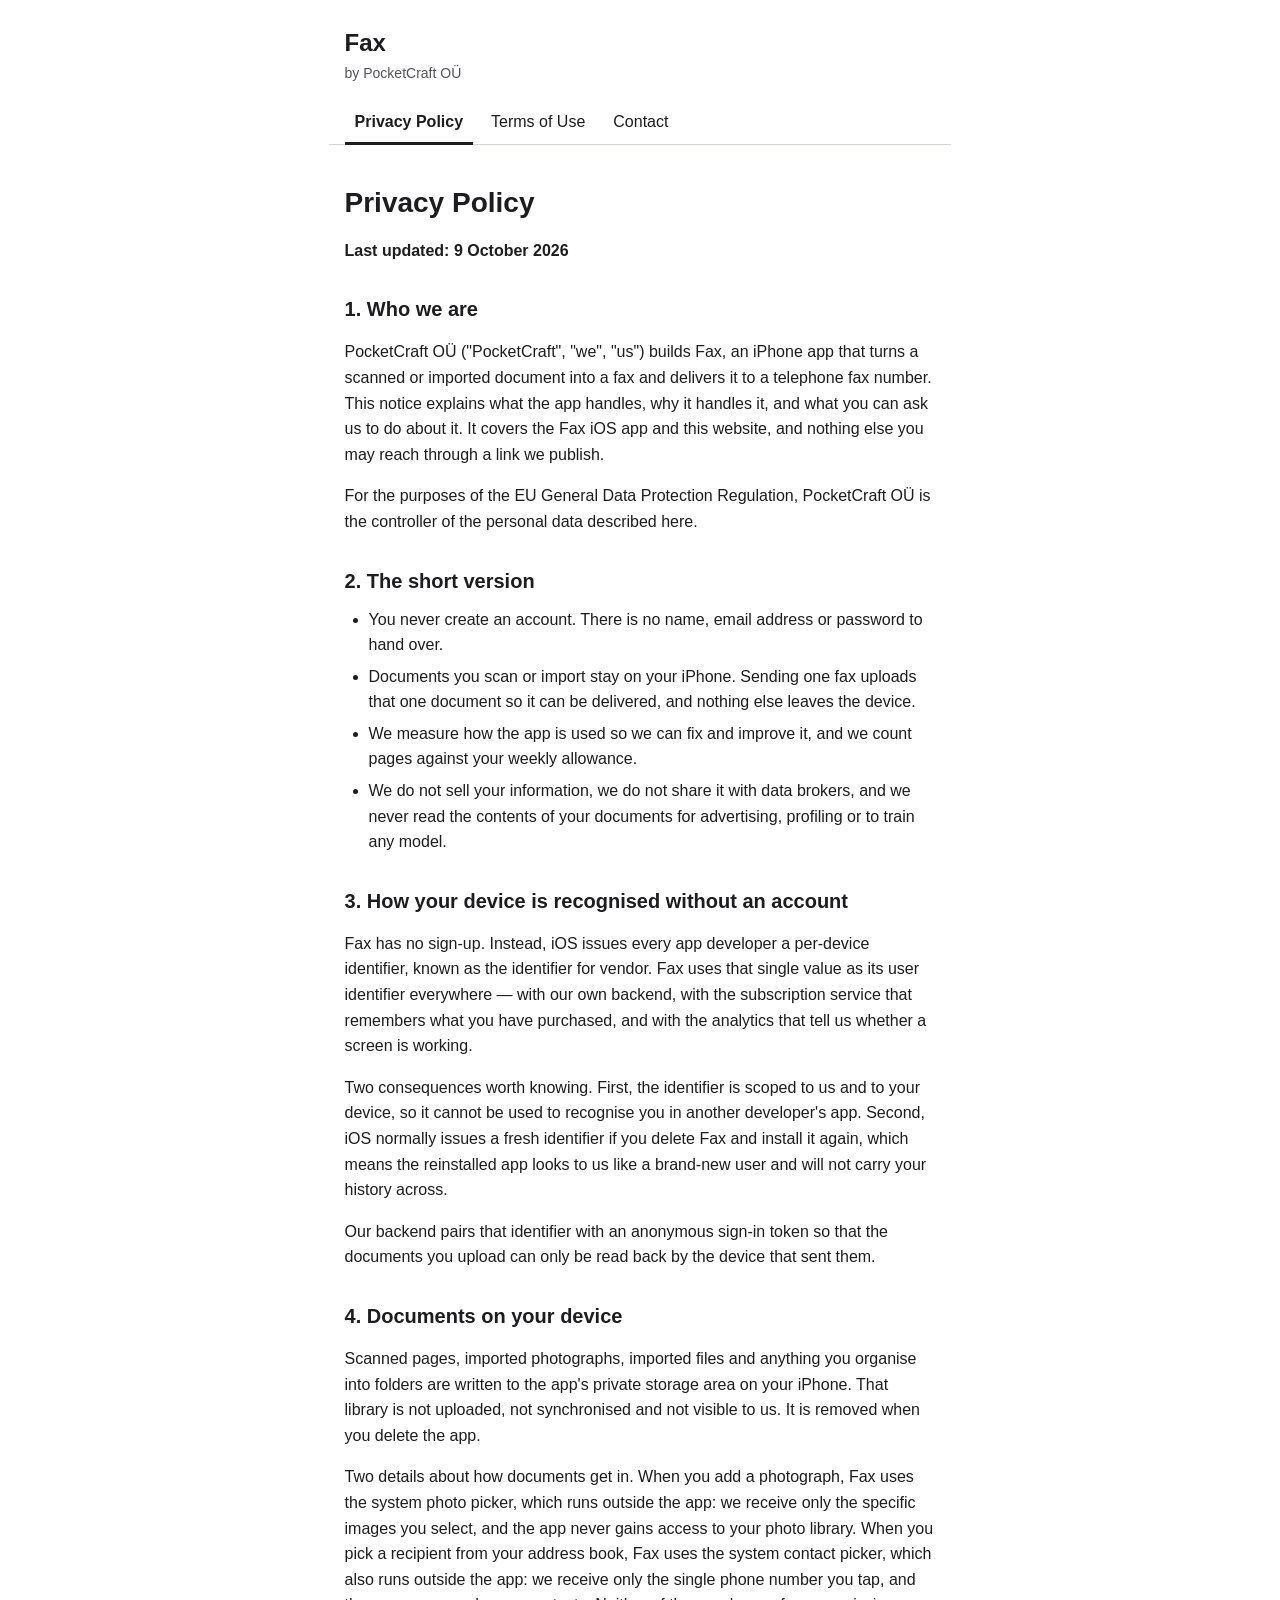
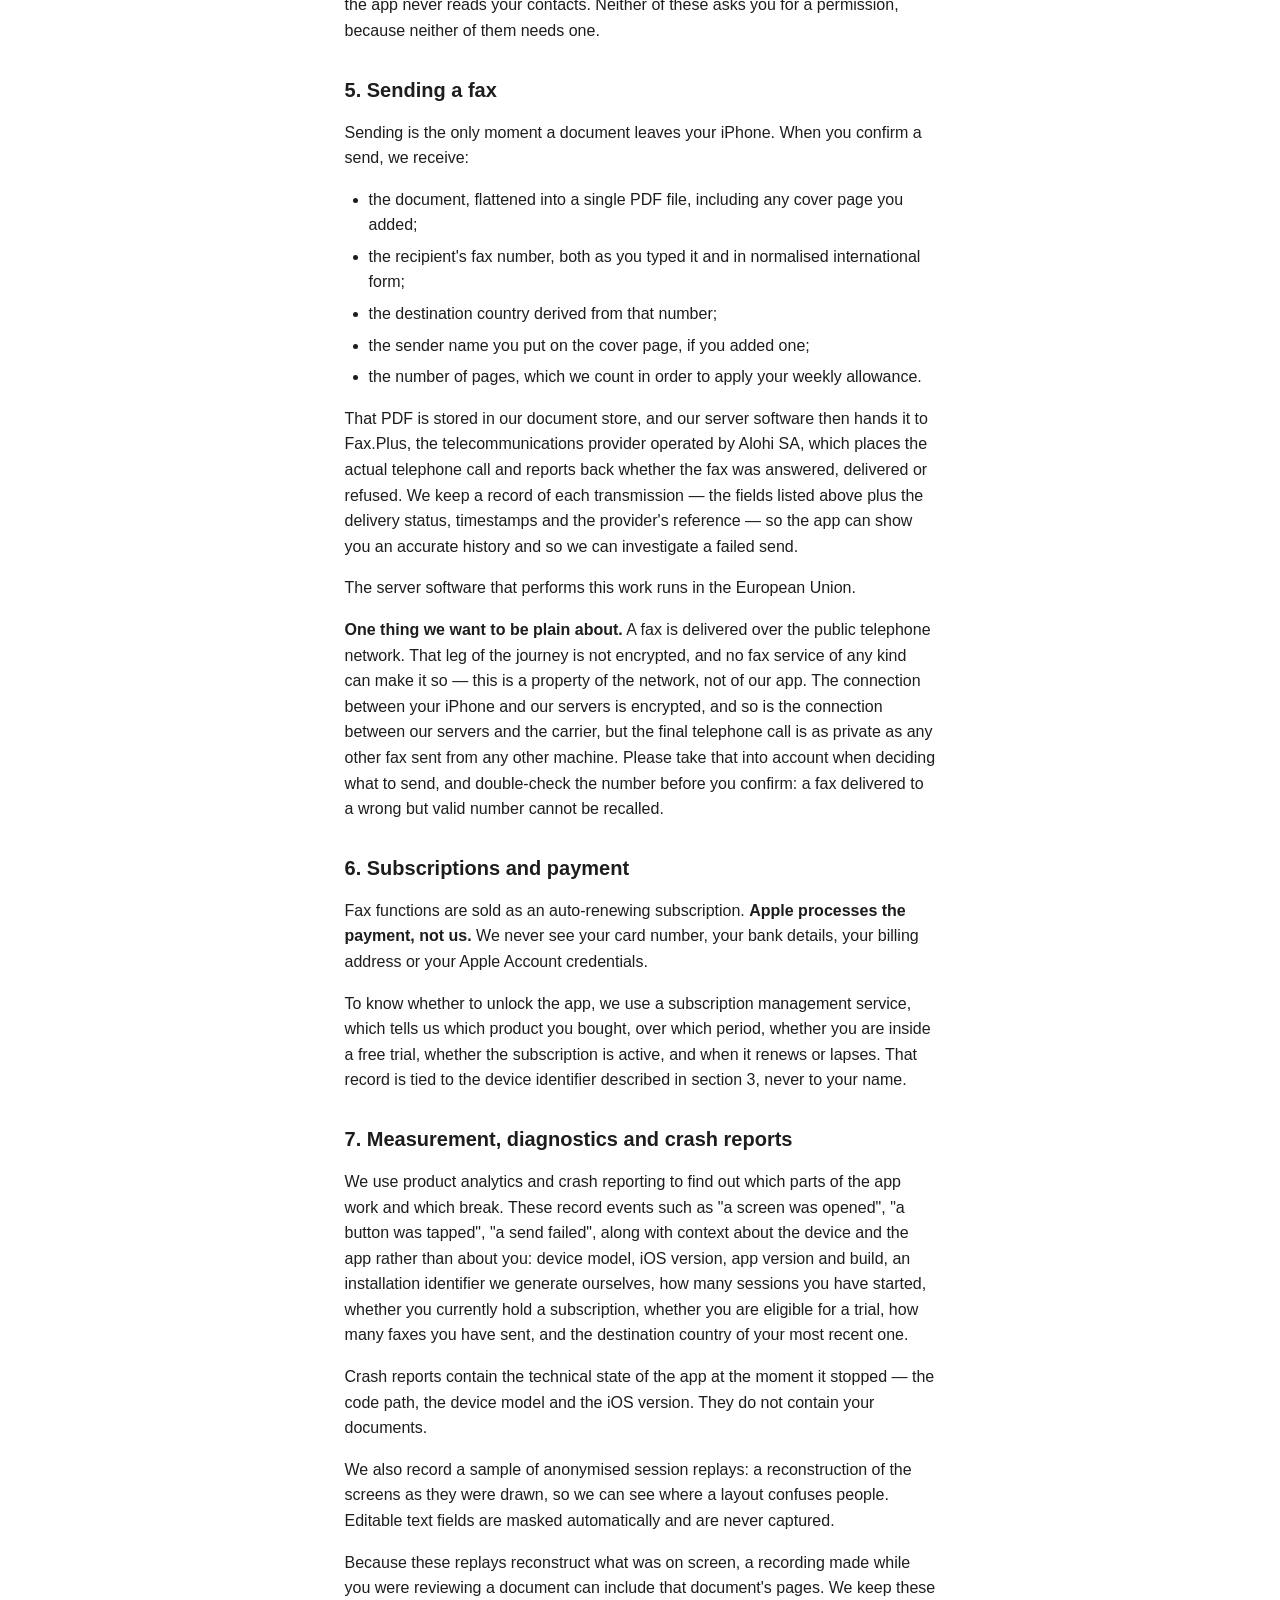
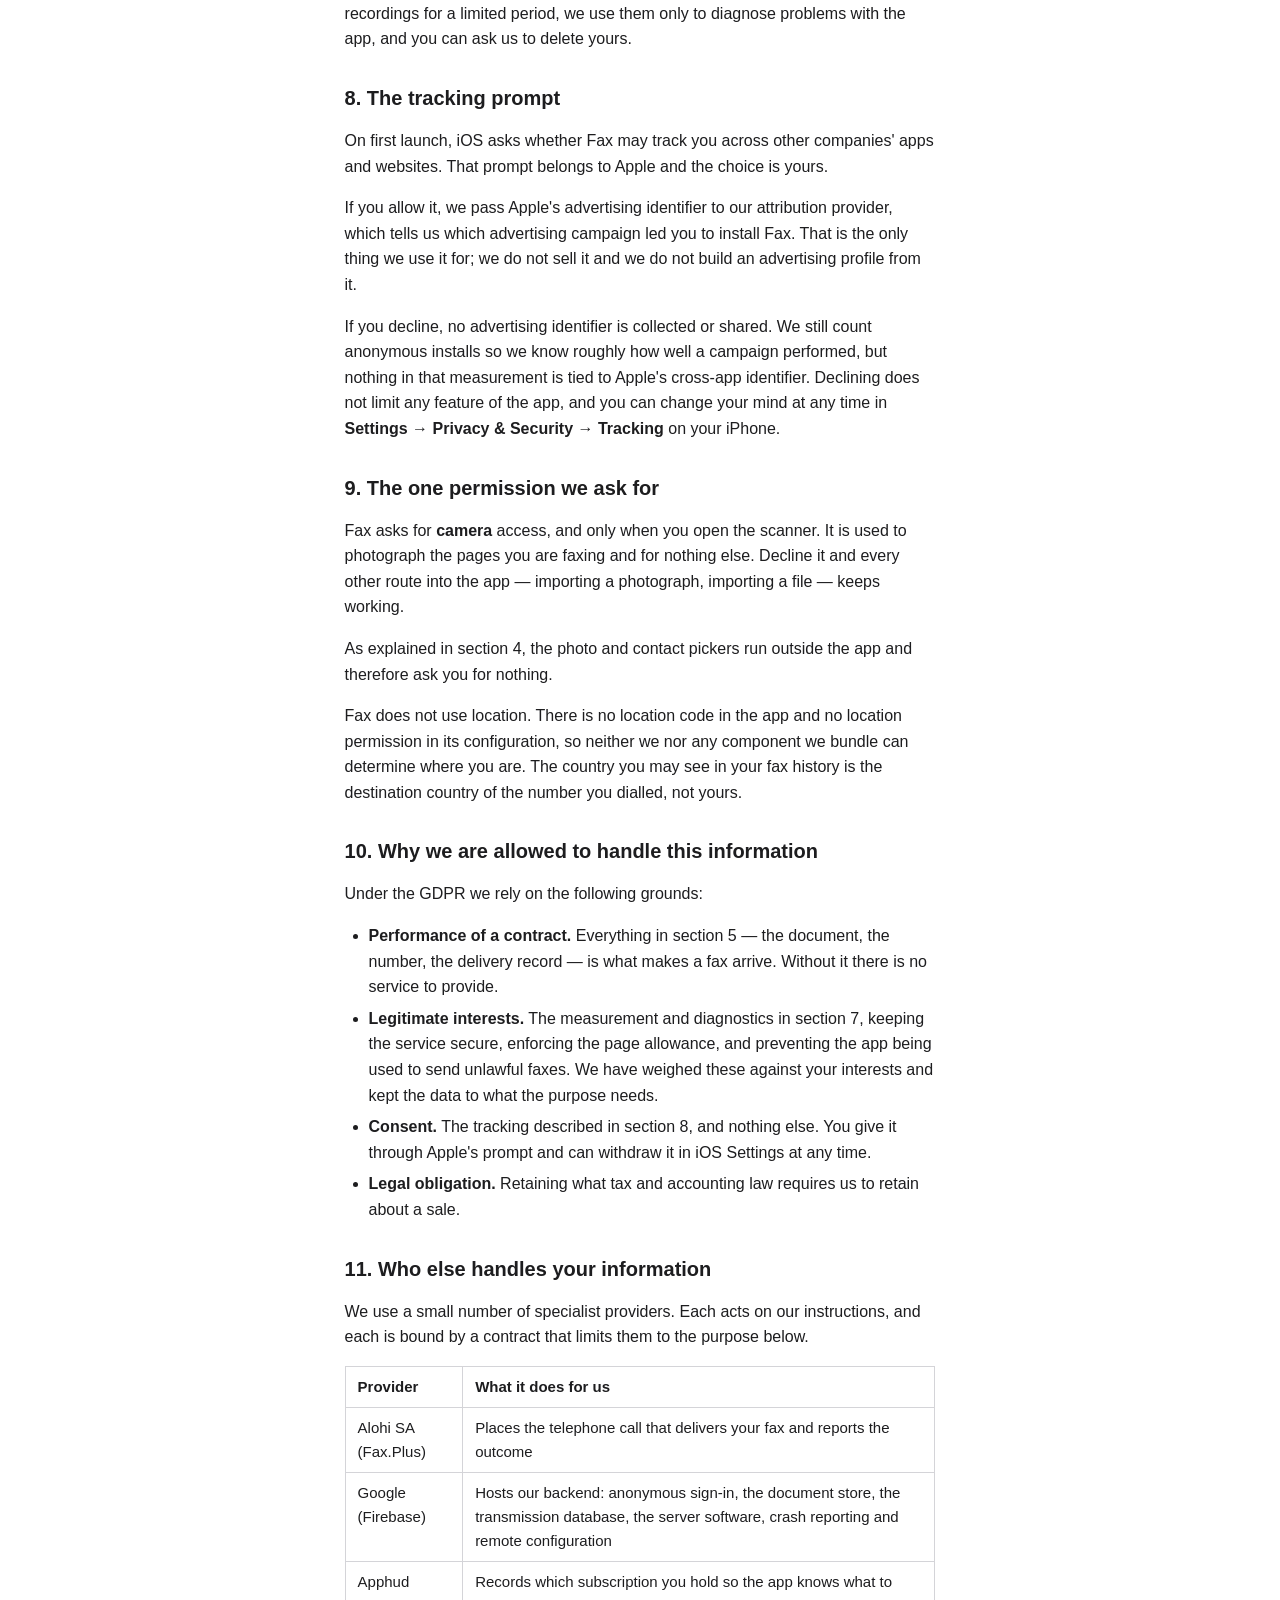
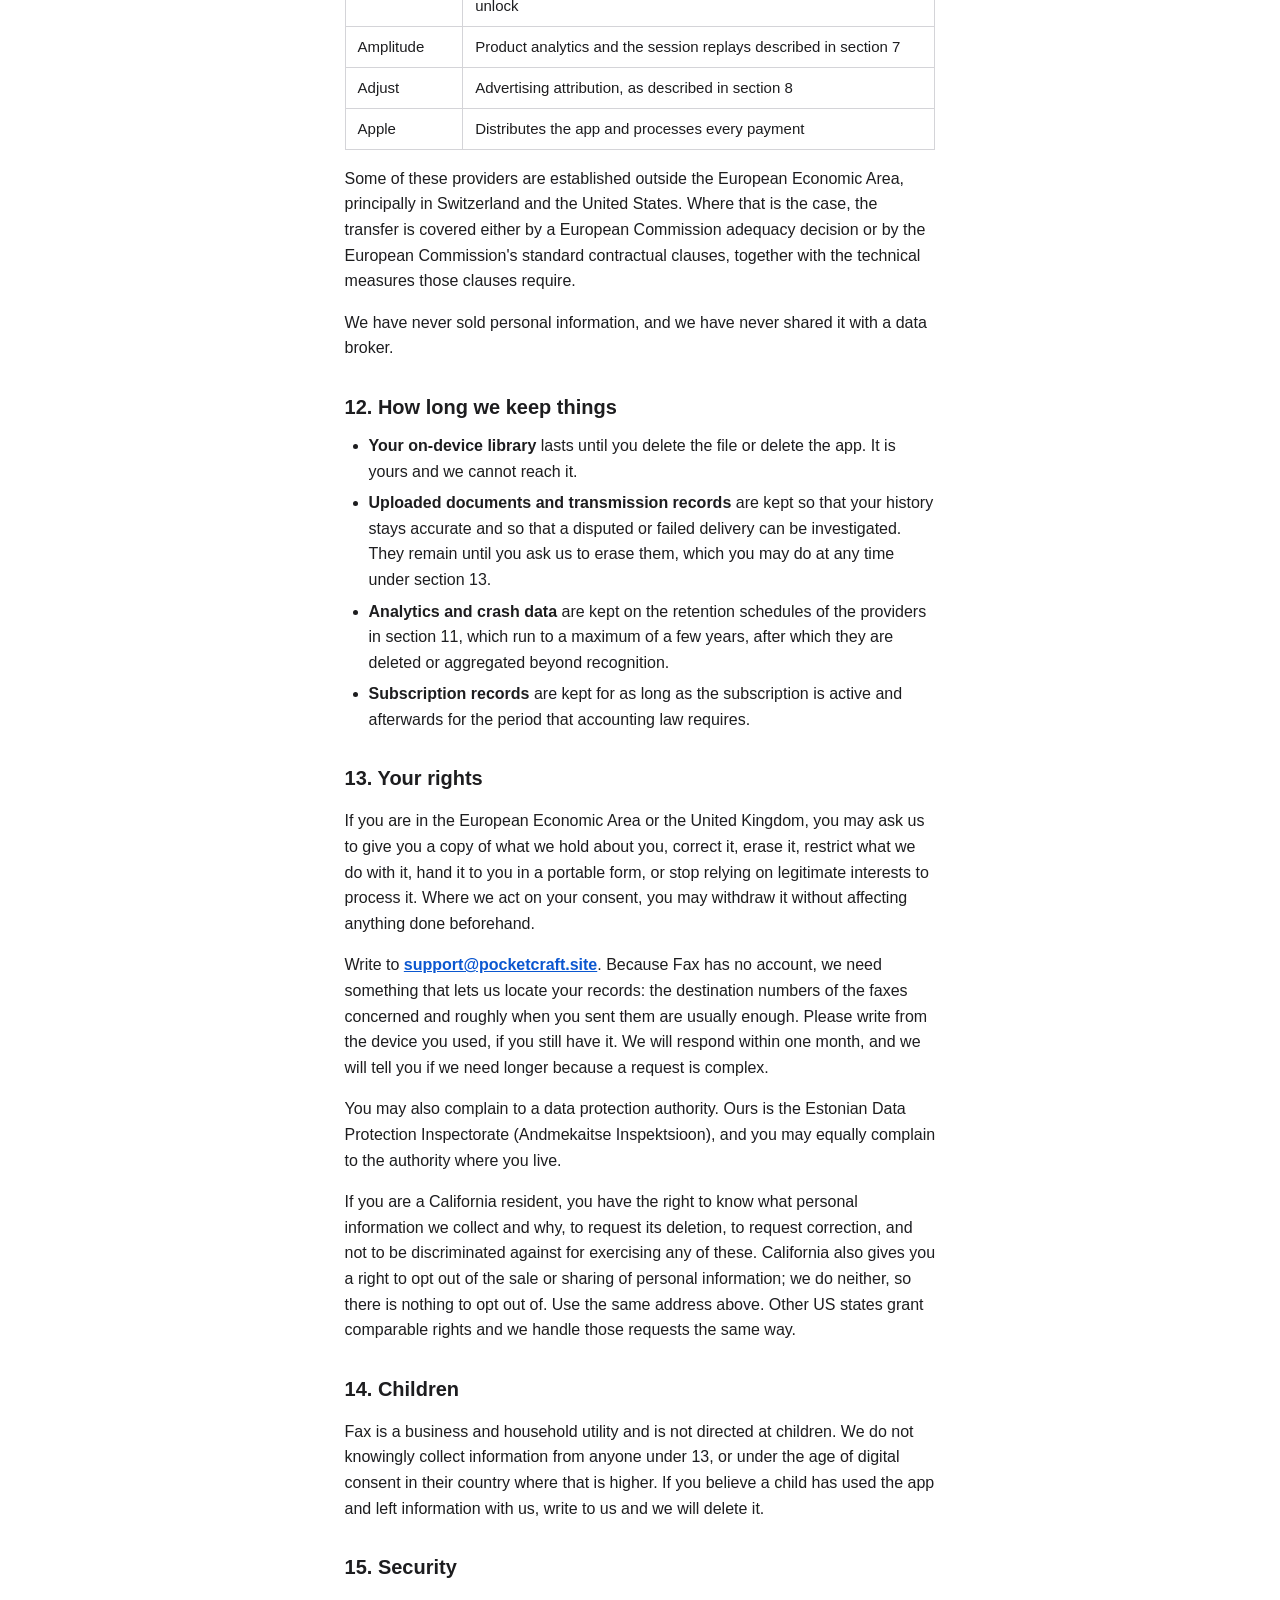
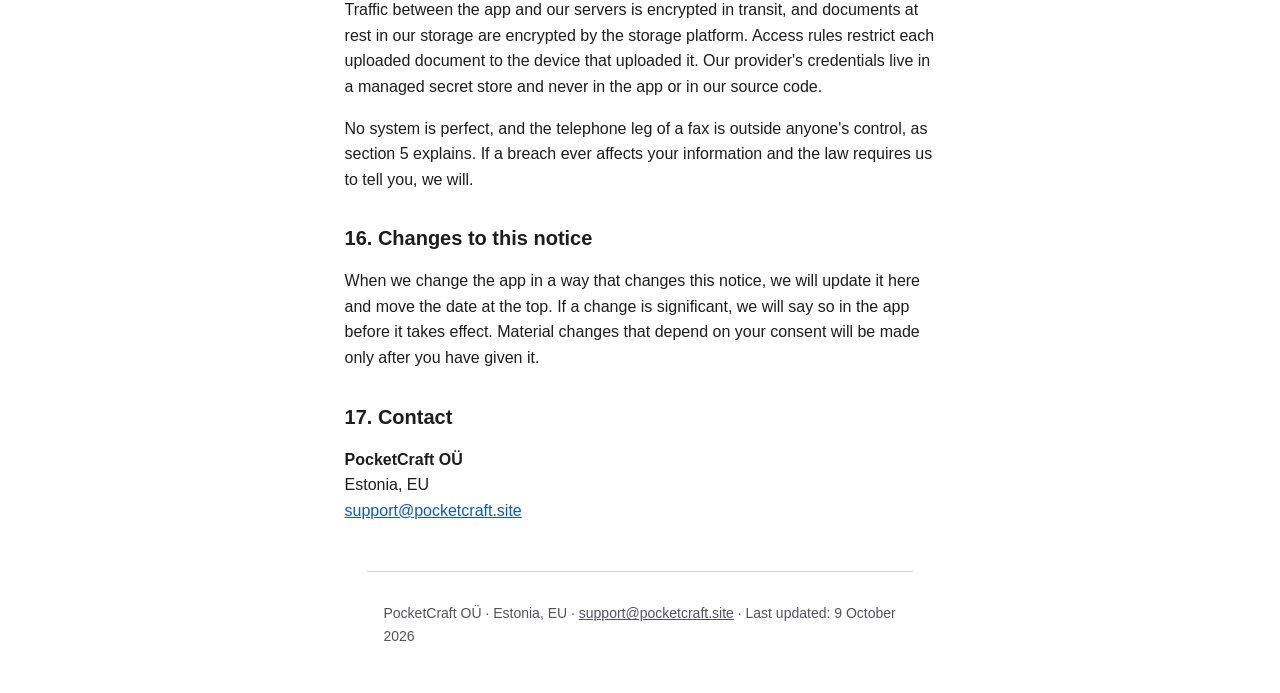
<file: public/privacy-policy/index.html>
<!doctype html>
<html lang="en">
<head>
<meta charset="utf-8">
<meta name="viewport" content="width=device-width, initial-scale=1">
<title>Privacy Policy — Fax by PocketCraft</title>
<meta name="description" content="How the Fax iPhone app by PocketCraft OÜ handles your documents and personal data: what leaves your device, who processes it, and your rights.">
<link rel="stylesheet" href="/styles.css">
</head>
<body>
<a class="skip-link" href="#main">Skip to content</a>
<header class="site-header">
  <p class="site-name">Fax</p>
  <p class="site-subtitle">by PocketCraft OÜ</p>
</header>
<nav class="tabs" aria-label="Site">
  <a href="/privacy-policy/" aria-current="page">Privacy Policy</a>
  <a href="/terms-of-use/">Terms of Use</a>
  <a href="/contact/">Contact</a>
</nav>
<main id="main">
  <h1>Privacy Policy</h1>
  <p><strong>Last updated: 9 October 2026</strong></p>

  <h2 id="who-we-are">1. Who we are</h2>
  <p>PocketCraft OÜ ("PocketCraft", "we", "us") builds Fax, an iPhone app that turns a scanned or
  imported document into a fax and delivers it to a telephone fax number. This notice explains what
  the app handles, why it handles it, and what you can ask us to do about it. It covers the Fax iOS
  app and this website, and nothing else you may reach through a link we publish.</p>
  <p>For the purposes of the EU General Data Protection Regulation, PocketCraft OÜ is the controller of
  the personal data described here.</p>

  <h2 id="the-short-version">2. The short version</h2>
  <ul>
    <li>You never create an account. There is no name, email address or password to hand over.</li>
    <li>Documents you scan or import stay on your iPhone. Sending one fax uploads that one document so it
    can be delivered, and nothing else leaves the device.</li>
    <li>We measure how the app is used so we can fix and improve it, and we count pages against your
    weekly allowance.</li>
    <li>We do not sell your information, we do not share it with data brokers, and we never read the
    contents of your documents for advertising, profiling or to train any model.</li>
  </ul>

  <h2 id="device-recognition">3. How your device is recognised without an account</h2>
  <p>Fax has no sign-up. Instead, iOS issues every app developer a per-device identifier, known as the
  identifier for vendor. Fax uses that single value as its user identifier everywhere — with our own
  backend, with the subscription service that remembers what you have purchased, and with the
  analytics that tell us whether a screen is working.</p>
  <p>Two consequences worth knowing. First, the identifier is scoped to us and to your device, so it
  cannot be used to recognise you in another developer's app. Second, iOS normally issues a fresh
  identifier if you delete Fax and install it again, which means the reinstalled app looks to us like
  a brand-new user and will not carry your history across.</p>
  <p>Our backend pairs that identifier with an anonymous sign-in token so that the documents you upload
  can only be read back by the device that sent them.</p>

  <h2 id="documents-on-your-device">4. Documents on your device</h2>
  <p>Scanned pages, imported photographs, imported files and anything you organise into folders are
  written to the app's private storage area on your iPhone. That library is not uploaded, not
  synchronised and not visible to us. It is removed when you delete the app.</p>
  <p>Two details about how documents get in. When you add a photograph, Fax uses the system photo
  picker, which runs outside the app: we receive only the specific images you select, and the app
  never gains access to your photo library. When you pick a recipient from your address book, Fax
  uses the system contact picker, which also runs outside the app: we receive only the single phone
  number you tap, and the app never reads your contacts. Neither of these asks you for a permission,
  because neither of them needs one.</p>

  <h2 id="sending-a-fax">5. Sending a fax</h2>
  <p>Sending is the only moment a document leaves your iPhone. When you confirm a send, we receive:</p>
  <ul>
    <li>the document, flattened into a single PDF file, including any cover page you added;</li>
    <li>the recipient's fax number, both as you typed it and in normalised international form;</li>
    <li>the destination country derived from that number;</li>
    <li>the sender name you put on the cover page, if you added one;</li>
    <li>the number of pages, which we count in order to apply your weekly allowance.</li>
  </ul>
  <p>That PDF is stored in our document store, and our server software then hands it to Fax.Plus, the
  telecommunications provider operated by Alohi SA, which places the actual telephone call and
  reports back whether the fax was answered, delivered or refused. We keep a record of each
  transmission — the fields listed above plus the delivery status, timestamps and the provider's
  reference — so the app can show you an accurate history and so we can investigate a failed send.</p>
  <p>The server software that performs this work runs in the European Union.</p>
  <p><strong>One thing we want to be plain about.</strong> A fax is delivered over the public telephone network. That
  leg of the journey is not encrypted, and no fax service of any kind can make it so — this is a
  property of the network, not of our app. The connection between your iPhone and our servers is
  encrypted, and so is the connection between our servers and the carrier, but the final telephone
  call is as private as any other fax sent from any other machine. Please take that into account when
  deciding what to send, and double-check the number before you confirm: a fax delivered to a wrong
  but valid number cannot be recalled.</p>

  <h2 id="subscriptions-and-payment">6. Subscriptions and payment</h2>
  <p>Fax functions are sold as an auto-renewing subscription. <strong>Apple processes the payment, not us.</strong> We
  never see your card number, your bank details, your billing address or your Apple Account
  credentials.</p>
  <p>To know whether to unlock the app, we use a subscription management service, which tells us which
  product you bought, over which period, whether you are inside a free trial, whether the subscription
  is active, and when it renews or lapses. That record is tied to the device identifier described in
  section 3, never to your name.</p>

  <h2 id="measurement-and-diagnostics">7. Measurement, diagnostics and crash reports</h2>
  <p>We use product analytics and crash reporting to find out which parts of the app work and which
  break. These record events such as "a screen was opened", "a button was tapped", "a send failed",
  along with context about the device and the app rather than about you: device model, iOS version,
  app version and build, an installation identifier we generate ourselves, how many sessions you have
  started, whether you currently hold a subscription, whether you are eligible for a trial, how many
  faxes you have sent, and the destination country of your most recent one.</p>
  <p>Crash reports contain the technical state of the app at the moment it stopped — the code path, the
  device model and the iOS version. They do not contain your documents.</p>
  <p>We also record a sample of anonymised session replays: a reconstruction of the screens as they were
  drawn, so we can see where a layout confuses people. Editable text fields are masked automatically
  and are never captured.</p>
  <p>Because these replays reconstruct what was on screen, a recording made while you were reviewing a
  document can include that document's pages. We keep these recordings for a limited period, we use
  them only to diagnose problems with the app, and you can ask us to delete yours.</p>

  <h2 id="the-tracking-prompt">8. The tracking prompt</h2>
  <p>On first launch, iOS asks whether Fax may track you across other companies' apps and websites. That
  prompt belongs to Apple and the choice is yours.</p>
  <p>If you allow it, we pass Apple's advertising identifier to our attribution provider, which tells us
  which advertising campaign led you to install Fax. That is the only thing we use it for; we do not
  sell it and we do not build an advertising profile from it.</p>
  <p>If you decline, no advertising identifier is collected or shared. We still count anonymous installs
  so we know roughly how well a campaign performed, but nothing in that measurement is tied to Apple's
  cross-app identifier. Declining does not limit any feature of the app, and you can change your mind
  at any time in <strong>Settings → Privacy &amp; Security → Tracking</strong> on your iPhone.</p>

  <h2 id="permissions">9. The one permission we ask for</h2>
  <p>Fax asks for <strong>camera</strong> access, and only when you open the scanner. It is used to photograph the
  pages you are faxing and for nothing else. Decline it and every other route into the app —
  importing a photograph, importing a file — keeps working.</p>
  <p>As explained in section 4, the photo and contact pickers run outside the app and therefore ask you
  for nothing.</p>
  <p>Fax does not use location. There is no location code in the app and no location permission in its
  configuration, so neither we nor any component we bundle can determine where you are. The country
  you may see in your fax history is the destination country of the number you dialled, not yours.</p>

  <h2 id="legal-grounds">10. Why we are allowed to handle this information</h2>
  <p>Under the GDPR we rely on the following grounds:</p>
  <ul>
    <li><strong>Performance of a contract.</strong> Everything in section 5 — the document, the number, the delivery
    record — is what makes a fax arrive. Without it there is no service to provide.</li>
    <li><strong>Legitimate interests.</strong> The measurement and diagnostics in section 7, keeping the service
    secure, enforcing the page allowance, and preventing the app being used to send unlawful faxes. We
    have weighed these against your interests and kept the data to what the purpose needs.</li>
    <li><strong>Consent.</strong> The tracking described in section 8, and nothing else. You give it through Apple's
    prompt and can withdraw it in iOS Settings at any time.</li>
    <li><strong>Legal obligation.</strong> Retaining what tax and accounting law requires us to retain about a sale.</li>
  </ul>

  <h2 id="processors">11. Who else handles your information</h2>
  <p>We use a small number of specialist providers. Each acts on our instructions, and each is bound by a
  contract that limits them to the purpose below.</p>
  <div class="table-scroll">
    <table>
      <thead>
        <tr>
          <th scope="col">Provider</th>
          <th scope="col">What it does for us</th>
        </tr>
      </thead>
      <tbody>
        <tr>
          <td>Alohi SA (Fax.Plus)</td>
          <td>Places the telephone call that delivers your fax and reports the outcome</td>
        </tr>
        <tr>
          <td>Google (Firebase)</td>
          <td>Hosts our backend: anonymous sign-in, the document store, the transmission database, the server software, crash reporting and remote configuration</td>
        </tr>
        <tr>
          <td>Apphud</td>
          <td>Records which subscription you hold so the app knows what to unlock</td>
        </tr>
        <tr>
          <td>Amplitude</td>
          <td>Product analytics and the session replays described in section 7</td>
        </tr>
        <tr>
          <td>Adjust</td>
          <td>Advertising attribution, as described in section 8</td>
        </tr>
        <tr>
          <td>Apple</td>
          <td>Distributes the app and processes every payment</td>
        </tr>
      </tbody>
    </table>
  </div>
  <p>Some of these providers are established outside the European Economic Area, principally in
  Switzerland and the United States. Where that is the case, the transfer is covered either by a
  European Commission adequacy decision or by the European Commission's standard contractual clauses,
  together with the technical measures those clauses require.</p>
  <p>We have never sold personal information, and we have never shared it with a data broker.</p>

  <h2 id="retention">12. How long we keep things</h2>
  <ul>
    <li><strong>Your on-device library</strong> lasts until you delete the file or delete the app. It is yours and we
    cannot reach it.</li>
    <li><strong>Uploaded documents and transmission records</strong> are kept so that your history stays accurate and
    so that a disputed or failed delivery can be investigated. They remain until you ask us to erase
    them, which you may do at any time under section 13.</li>
    <li><strong>Analytics and crash data</strong> are kept on the retention schedules of the providers in section 11,
    which run to a maximum of a few years, after which they are deleted or aggregated beyond
    recognition.</li>
    <li><strong>Subscription records</strong> are kept for as long as the subscription is active and afterwards for the
    period that accounting law requires.</li>
  </ul>

  <h2 id="your-rights">13. Your rights</h2>
  <p>If you are in the European Economic Area or the United Kingdom, you may ask us to give you a copy of
  what we hold about you, correct it, erase it, restrict what we do with it, hand it to you in a
  portable form, or stop relying on legitimate interests to process it. Where we act on your consent,
  you may withdraw it without affecting anything done beforehand.</p>
  <p>Write to <strong><a href="mailto:support@pocketcraft.site">support@pocketcraft.site</a></strong>. Because Fax has no account, we need something that lets us
  locate your records: the destination numbers of the faxes concerned and roughly when you sent them
  are usually enough. Please write from the device you used, if you still have it. We will respond
  within one month, and we will tell you if we need longer because a request is complex.</p>
  <p>You may also complain to a data protection authority. Ours is the Estonian Data Protection
  Inspectorate (Andmekaitse Inspektsioon), and you may equally complain to the authority where you
  live.</p>
  <p>If you are a California resident, you have the right to know what personal information we collect
  and why, to request its deletion, to request correction, and not to be discriminated against for
  exercising any of these. California also gives you a right to opt out of the sale or sharing of
  personal information; we do neither, so there is nothing to opt out of. Use the same address above.
  Other US states grant comparable rights and we handle those requests the same way.</p>

  <h2 id="children">14. Children</h2>
  <p>Fax is a business and household utility and is not directed at children. We do not knowingly collect
  information from anyone under 13, or under the age of digital consent in their country where that is
  higher. If you believe a child has used the app and left information with us, write to us and we
  will delete it.</p>

  <h2 id="security">15. Security</h2>
  <p>Traffic between the app and our servers is encrypted in transit, and documents at rest in our
  storage are encrypted by the storage platform. Access rules restrict each uploaded document to the
  device that uploaded it. Our provider's credentials live in a managed secret store and never in the
  app or in our source code.</p>
  <p>No system is perfect, and the telephone leg of a fax is outside anyone's control, as section 5
  explains. If a breach ever affects your information and the law requires us to tell you, we will.</p>

  <h2 id="changes">16. Changes to this notice</h2>
  <p>When we change the app in a way that changes this notice, we will update it here and move the date
  at the top. If a change is significant, we will say so in the app before it takes effect. Material
  changes that depend on your consent will be made only after you have given it.</p>

  <h2 id="contact">17. Contact</h2>
  <p><strong>PocketCraft OÜ</strong><br>
  Estonia, EU<br>
  <a href="mailto:support@pocketcraft.site">support@pocketcraft.site</a></p>
</main>
<footer class="site-footer">
  <p>PocketCraft OÜ · Estonia, EU · <a href="mailto:support@pocketcraft.site">support@pocketcraft.site</a> · Last updated: 9 October 2026</p>
</footer>
</body>
</html>
</file>
<file: styles.css>
/* Fax legal site — single local stylesheet, no external resources. */

:root {
  color-scheme: light dark;
  --bg: #ffffff;
  --text: #1d1d1f;
  --muted: #52525b;
  --link: #0b57d0;
  --border: #d4d4d8;
}

@media (prefers-color-scheme: dark) {
  :root {
    --bg: #121214;
    --text: #e8e8ea;
    --muted: #a7a7b0;
    --link: #8ab4f8;
    --border: #3f3f46;
  }
}

* {
  box-sizing: border-box;
}

body {
  margin: 0;
  background: var(--bg);
  color: var(--text);
  font-family: -apple-system, BlinkMacSystemFont, "Segoe UI", Roboto, sans-serif;
  font-size: 1rem;
  line-height: 1.6;
}

.site-header,
.tabs,
main,
.site-footer {
  max-width: 70ch;
  margin-inline: auto;
  padding-inline: 1rem;
}

/* Skip link: first focusable element, visible on focus */
.skip-link {
  position: absolute;
  left: -200vw;
  top: 0.5rem;
}

.skip-link:focus {
  left: 0.5rem;
  z-index: 10;
  background: var(--bg);
  color: var(--link);
  padding: 0.5rem 1rem;
  outline: 2px solid var(--link);
  outline-offset: 2px;
  border-radius: 4px;
}

/* Header */
.site-header {
  padding-top: 1.5rem;
}

.site-name {
  margin: 0;
  font-size: 1.5rem;
  font-weight: 700;
}

.site-subtitle {
  margin: 0;
  font-size: 0.875rem;
  color: var(--muted);
}

/* Tab bar */
.tabs {
  display: flex;
  flex-wrap: wrap;
  gap: 0 0.5rem;
  margin-top: 1rem;
  border-bottom: 1px solid var(--border);
}

.tabs a {
  color: var(--text);
  text-decoration: none;
  padding: 0.5rem 0.625rem;
  border-bottom: 3px solid transparent;
  margin-bottom: -1px;
  white-space: nowrap;
}

.tabs a:hover {
  text-decoration: underline;
}

/* Active tab: weight and underline, not colour alone */
.tabs a[aria-current="page"] {
  font-weight: 700;
  border-bottom-color: currentColor;
}

/* Visible focus ring on keyboard navigation */
a:focus-visible {
  outline: 2px solid var(--link);
  outline-offset: 2px;
  border-radius: 2px;
}

/* Content */
main {
  padding-top: 1rem;
  padding-bottom: 2rem;
}

h1 {
  font-size: 1.75rem;
  line-height: 1.3;
  margin: 1.5rem 0 0.5rem;
}

h2 {
  font-size: 1.25rem;
  line-height: 1.4;
  margin: 2rem 0 0.5rem;
}

a {
  color: var(--link);
}

ul {
  padding-left: 1.5rem;
  margin: 0.75rem 0;
}

li {
  margin: 0.375rem 0;
}

/* Tables scroll horizontally on narrow screens instead of squashing */
.table-scroll {
  overflow-x: auto;
  margin: 1rem 0;
}

table {
  border-collapse: collapse;
  min-width: 34rem;
  font-size: 0.9375rem;
}

th,
td {
  border: 1px solid var(--border);
  padding: 0.5rem 0.75rem;
  text-align: left;
  vertical-align: top;
}

th {
  font-weight: 600;
}

/* Footer */
.site-footer {
  border-top: 1px solid var(--border);
  padding-top: 1rem;
  padding-bottom: 2rem;
  color: var(--muted);
  font-size: 0.875rem;
}

.site-footer a {
  color: inherit;
}
</file>
